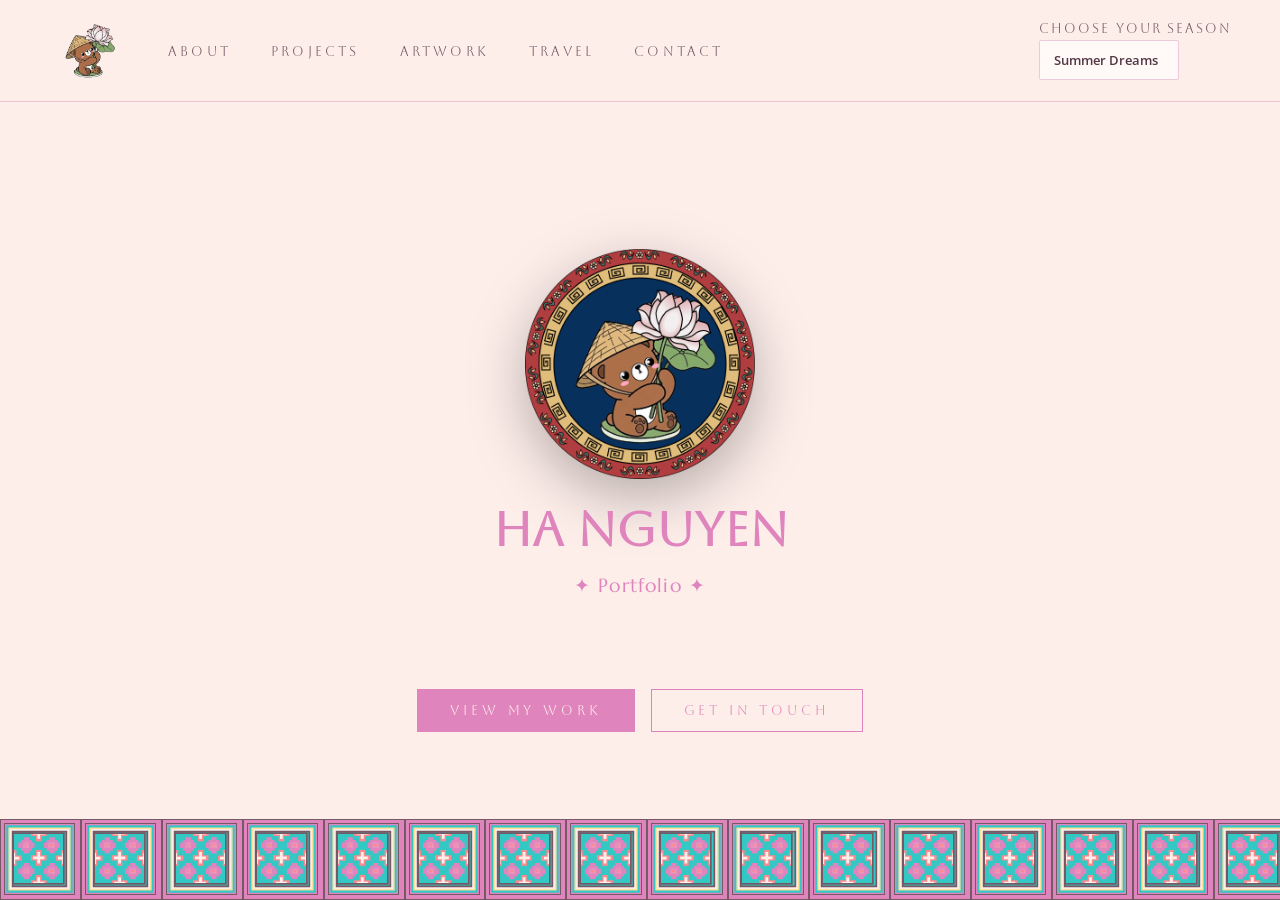
<file: index.html>
<!DOCTYPE html>
<html lang="en" data-season="summer">
<head>
<meta charset="UTF-8">
<meta name="viewport" content="width=device-width, initial-scale=1.0">
<link href="https://fonts.googleapis.com/css2?family=Aboreto&family=Marcellus&family=Open+Sans:wght@400;500;600;700&display=swap" rel="stylesheet">
<title>Home — Ha Nguyen Portfolio</title>
<link rel="icon" type="image/png" href="honeybear.png">
<link rel="stylesheet" href="style.css">
</head>
<body data-page="home">
<nav>
  <div class="nav-left">
    <a class="nav-logo" href="index.html" aria-label="Go to home">
      <img src="honeybear-logo.png" alt="logo">
    </a>
    <ul class="nav-links">
      <li><a href="about.html" id="nav-about">About</a></li>
      <li><a href="projects.html" id="nav-projects">Projects</a></li>
      <li><a href="artwork.html" id="nav-artwork">Artwork</a></li>
      <li><a href="travel.html" id="nav-travel">Travel</a></li>
      <li><a href="contact.html" id="nav-contact">Contact</a></li>
    </ul>
  </div>
  <div class="season-picker">
    <span>choose your season</span>
    <button id="season-cycle" type="button" aria-label="Choose your season. Current season: Summer Dreams. Click to change season.">
      <span id="season-name">Summer Dreams</span>
    </button>
  </div>
</nav>
<section id="home" class="page active">
  <img class="home-logo fade-in" src="honeybear.png" alt="Honeybear logo">
  <h1 class="home-name fade-in fade-in-d2"> <span>Ha Nguyen</span></h1>
  <p class="home-eyebrow fade-in fade-in-d1">✦ Portfolio ✦</p>
  <div class="home-ornament fade-in fade-in-d3">
  </div>
  <div class="nav-btn-group fade-in fade-in-d4">
    <button class="nav-btn nav-btn-primary" onclick="showPage('projects')">View My Work</button>
    <button class="nav-btn nav-btn-secondary" onclick="showPage('contact')">Get in Touch</button>
  </div>
  <div class="viet-strip home-viet-strip"aria-hidden="false"></div>
</section>
<script src="site.js" defer></script>
</body>
</html>
</file>
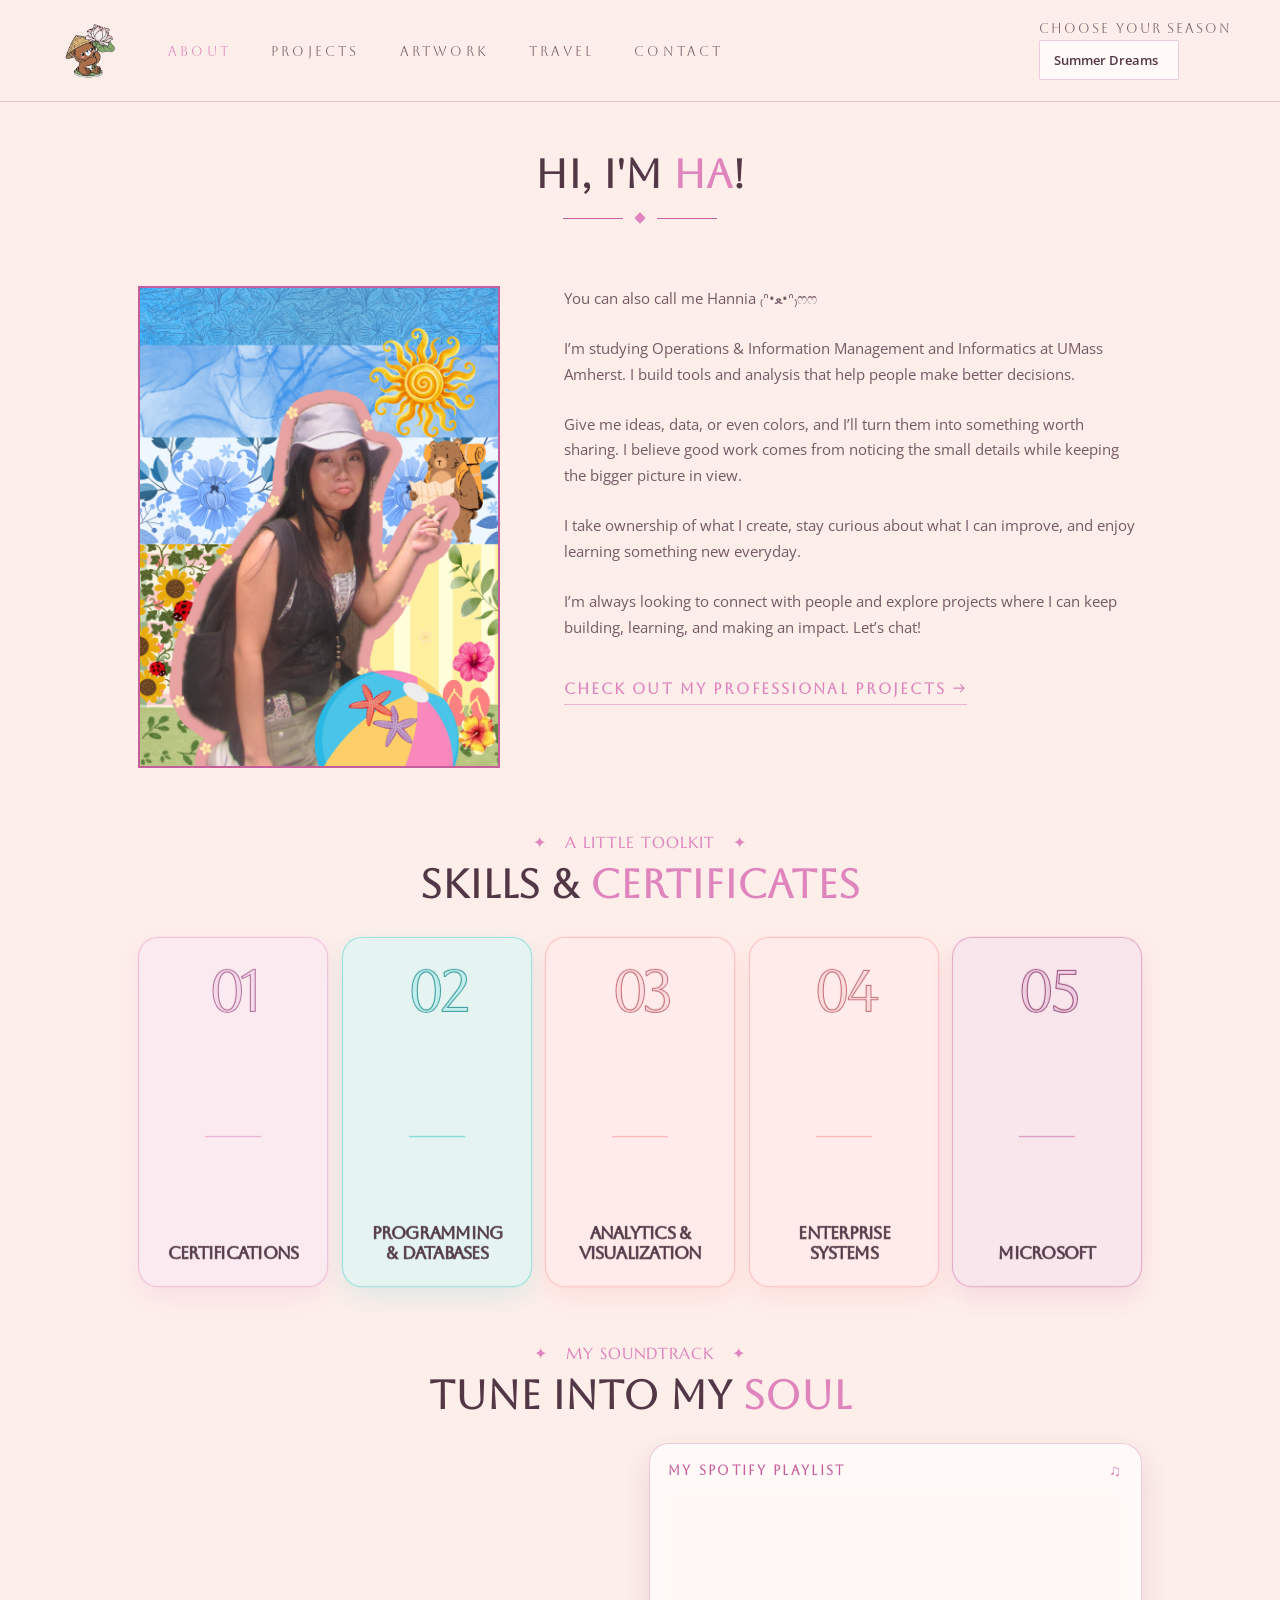
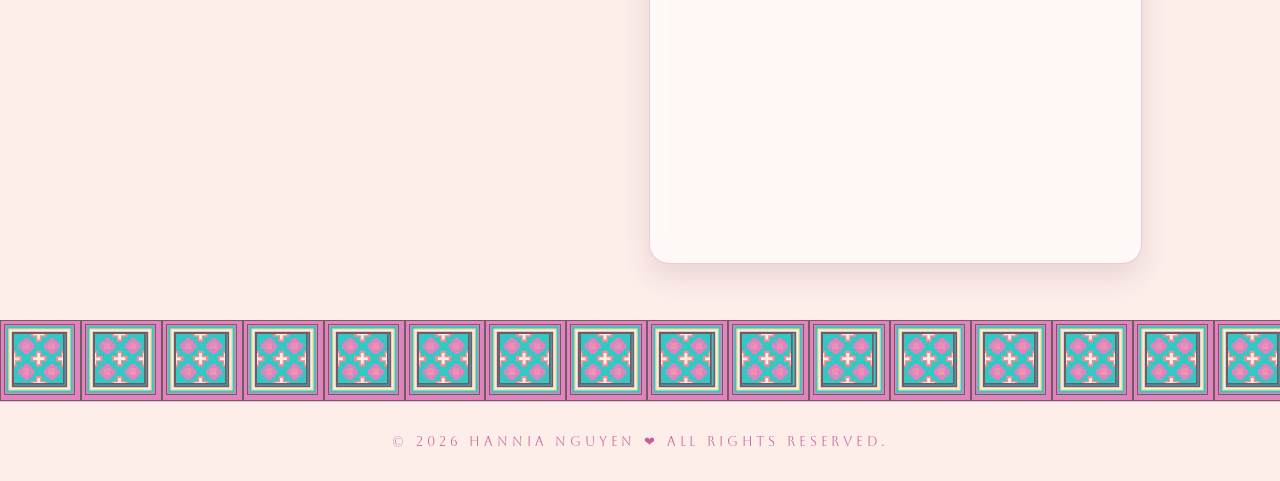
<file: about.html>
<!DOCTYPE html>
<html lang="en" data-season="summer">
<head>
<meta charset="UTF-8">
<meta name="viewport" content="width=device-width, initial-scale=1.0">
<link href="https://fonts.googleapis.com/css2?family=Aboreto&family=Marcellus&family=Open+Sans:wght@400;500;600;700&display=swap" rel="stylesheet">
<title>About — Ha Nguyen Portfolio</title>
<link rel="icon" type="image/png" href="honeybear.png">
<link rel="stylesheet" href="style.css">
</head>
<body data-page="about">
<nav>
  <div class="nav-left">
    <a class="nav-logo" href="index.html" aria-label="Go to home">
      <img src="honeybear-logo.png" alt="logo">
    </a>
    <ul class="nav-links">
      <li><a href="about.html" id="nav-about" class="active">About</a></li>
      <li><a href="projects.html" id="nav-projects">Projects</a></li>
      <li><a href="artwork.html" id="nav-artwork">Artwork</a></li>
      <li><a href="travel.html" id="nav-travel">Travel</a></li>
      <li><a href="contact.html" id="nav-contact">Contact</a></li>
    </ul>
  </div>
  <div class="season-picker">
    <span>choose your season</span>
    <button id="season-cycle" type="button" aria-label="Choose your season. Current season: Summer Dreams. Click to change season.">
      <span id="season-name">Summer Dreams</span>
    </button>
  </div>
</nav>
<section id="about" class="page active">
  <div class="page-wrapper">
    <div class="page-header fade-in">
      <h1 class="page-title">Hi, I'm <span>Ha</span>!</h1>
      <div class="title-underline"><div class="bar"></div><div class="diamond"></div><div class="bar"></div></div>
    </div>
    <div class="about-grid">
      <div class="about-portrait-wrap fade-in fade-in-d1">
        <div class="about-portrait-inner">
          <img class="profile-photo" src="about%20me/summer%20profile.png" alt="Ha Nguyen portrait">
        </div>
        <div class="portrait-side-deco">
        </div>
      </div>
      <div class="about-text fade-in fade-in-d2">
        <p>You can also call me Hannia ₍ᐢ•ﻌ•ᐢ₎ෆෆ </p>
        <p>I’m studying Operations &amp; Information Management and Informatics at UMass Amherst. I build tools and analysis that help people make better decisions.</p>
        <p>Give me ideas, data, or even colors, and I’ll turn them into something worth sharing. I believe good work comes from noticing the small details while keeping the bigger picture in view.</p>
        <p>I take ownership of what I create, stay curious about what I can improve, and enjoy learning something new everyday.</p>
        <p>I’m always looking to connect with people and explore projects where I can keep building, learning, and making an impact. Let’s chat!</p>
        <p class="project-link"><a href="projects.html">Check out my professional projects →</a></p>
      </div>
    </div>
    <section class="about-skills-section" aria-labelledby="about-skills-heading">
      <div class="skills-section-heading">
        <span class="page-header-label">✦ &nbsp; A LITTLE TOOLKIT &nbsp; ✦</span>
        <h2 id="about-skills-heading" class="page-title">Skills &amp; <span>Certificates</span></h2>
      </div>
      <div class="skills-card-grid">
        <button class="skill-flip-card skill-card-certifications" type="button" aria-pressed="false" aria-label="Certifications card. Click to flip." onclick="flipSkillCard(this)">
          <span class="skill-flip-inner">
            <span class="skill-card-face skill-card-front">
              <span class="skill-card-number">01</span>
              <strong>Certifications</strong>
            </span>
            <span class="skill-card-face skill-card-back" aria-hidden="true">
              <strong>Certifications</strong>
              <span class="skill-card-items">
                <span>Isenberg’s Excel Advanced User Badge</span>
                <span>DataCamp: Analyzing Business Data in SQL</span>
                <span>Forage: Markets Quantitative Analysis (MQA) Job Simulation</span>
                <span>Forage: GenAI Powered Data Analytics Job Simulation</span>
                <span>Alteryx Essential Certificate</span>
              </span>
              <span class="skill-flip-hint"><span aria-hidden="true">↻</span></span>
            </span>
          </span>
        </button>
        <button class="skill-flip-card skill-card-programming" type="button" aria-pressed="false" aria-label="Programming and Databases card. Click to flip." onclick="flipSkillCard(this)">
          <span class="skill-flip-inner">
            <span class="skill-card-face skill-card-front">
              <span class="skill-card-number">02</span>
              <strong>Programming &amp; Databases</strong>
            </span>
            <span class="skill-card-face skill-card-back" aria-hidden="true">
              <strong>Programming &amp; Databases</strong>
              <span class="skill-card-items">
                <span>Python</span><span>R</span><span>JavaScript</span><span>HTML/CSS</span><span>SQL</span><span>Oracle</span>
              </span>
              <span class="skill-flip-hint"><span aria-hidden="true">↻</span></span>
            </span>
          </span>
        </button>
        <button class="skill-flip-card skill-card-analytics" type="button" aria-pressed="false" aria-label="Analytics and Visualization card. Click to flip." onclick="flipSkillCard(this)">
          <span class="skill-flip-inner">
            <span class="skill-card-face skill-card-front">
              <span class="skill-card-number">03</span>
              <strong>Analytics &amp; Visualization</strong>
            </span>
            <span class="skill-card-face skill-card-back" aria-hidden="true">
              <strong>Analytics &amp; Visualization</strong>
              <span class="skill-card-items">
                <span>Tableau</span><span>Alteryx</span><span>XLMiner</span><span>Google Colab</span><span>Figma</span>
              </span>
              <span class="skill-flip-hint"><span aria-hidden="true">↻</span></span>
            </span>
          </span>
        </button>
        <button class="skill-flip-card skill-card-enterprise" type="button" aria-pressed="false" aria-label="Enterprise Systems card. Click to flip." onclick="flipSkillCard(this)">
          <span class="skill-flip-inner">
            <span class="skill-card-face skill-card-front">
              <span class="skill-card-number">04</span>
              <strong>Enterprise Systems</strong>
            </span>
            <span class="skill-card-face skill-card-back" aria-hidden="true">
              <strong>Enterprise Systems</strong>
              <span class="skill-card-items">
                <span>SAP S/4HANA</span><span>SAP ERP</span><span>Salesforce</span>
              </span>
              <span class="skill-flip-hint"><span aria-hidden="true">↻</span></span>
            </span>
          </span>
        </button>
        <button class="skill-flip-card skill-card-microsoft" type="button" aria-pressed="false" aria-label="Microsoft card. Click to flip." onclick="flipSkillCard(this)">
          <span class="skill-flip-inner">
            <span class="skill-card-face skill-card-front">
              <span class="skill-card-number">05</span>
              <strong>Microsoft</strong>
            </span>
            <span class="skill-card-face skill-card-back" aria-hidden="true">
              <strong>Microsoft</strong>
              <span class="skill-card-items">
                <span>Excel</span><span>PowerPoint</span><span>Power Automate</span><span>Power BI</span><span>Project</span>
              </span>
              <span class="skill-flip-hint"><span aria-hidden="true">↻</span></span>
            </span>
          </span>
        </button>
      </div>
    </section>
    <section class="soul-tune-section" aria-labelledby="soul-tune-heading">
      <div class="skills-section-heading">
        <span class="page-header-label">✦ &nbsp; MY SOUNDTRACK &nbsp; ✦</span>
        <h2 id="soul-tune-heading" class="page-title">Tune into my <span>soul</span></h2>
      </div>
      <div class="soul-tune-grid">
        <article class="soul-tune-card soul-video-card">
          <video autoplay loop muted playsinline preload="auto" aria-label="My current favorites video">
            <source src="about%20me/my%20current%20favs.mp4" type="video/mp4">
            Your browser does not support MP4 video.
          </video>
        </article>
        <article class="soul-tune-card soul-playlist-card">
          <div class="soul-tune-card-heading"><span>MY SPOTIFY PLAYLIST</span><span aria-hidden="true">♫</span></div>
          <iframe class="soul-playlist-embed"
            title="Spotify playlist"
            src="https://open.spotify.com/embed/playlist/30vWlh5kNr3p34KUDJkauX?utm_source=generator&theme=0"
            width="100%" height="352" frameborder="0" allowfullscreen=""
            allow="autoplay; clipboard-write; encrypted-media; fullscreen; picture-in-picture"
            loading="lazy" referrerpolicy="strict-origin-when-cross-origin"></iframe>
        </article>
      </div>
    </section>
    <div class="viet-strip" aria-hidden="false"></div>
  </div>
  <footer>© 2026 Hannia Nguyen ❤︎⁠ All rights reserved.</footer>
</section>
<script src="site.js" defer></script>
</body>
</html>
</file>
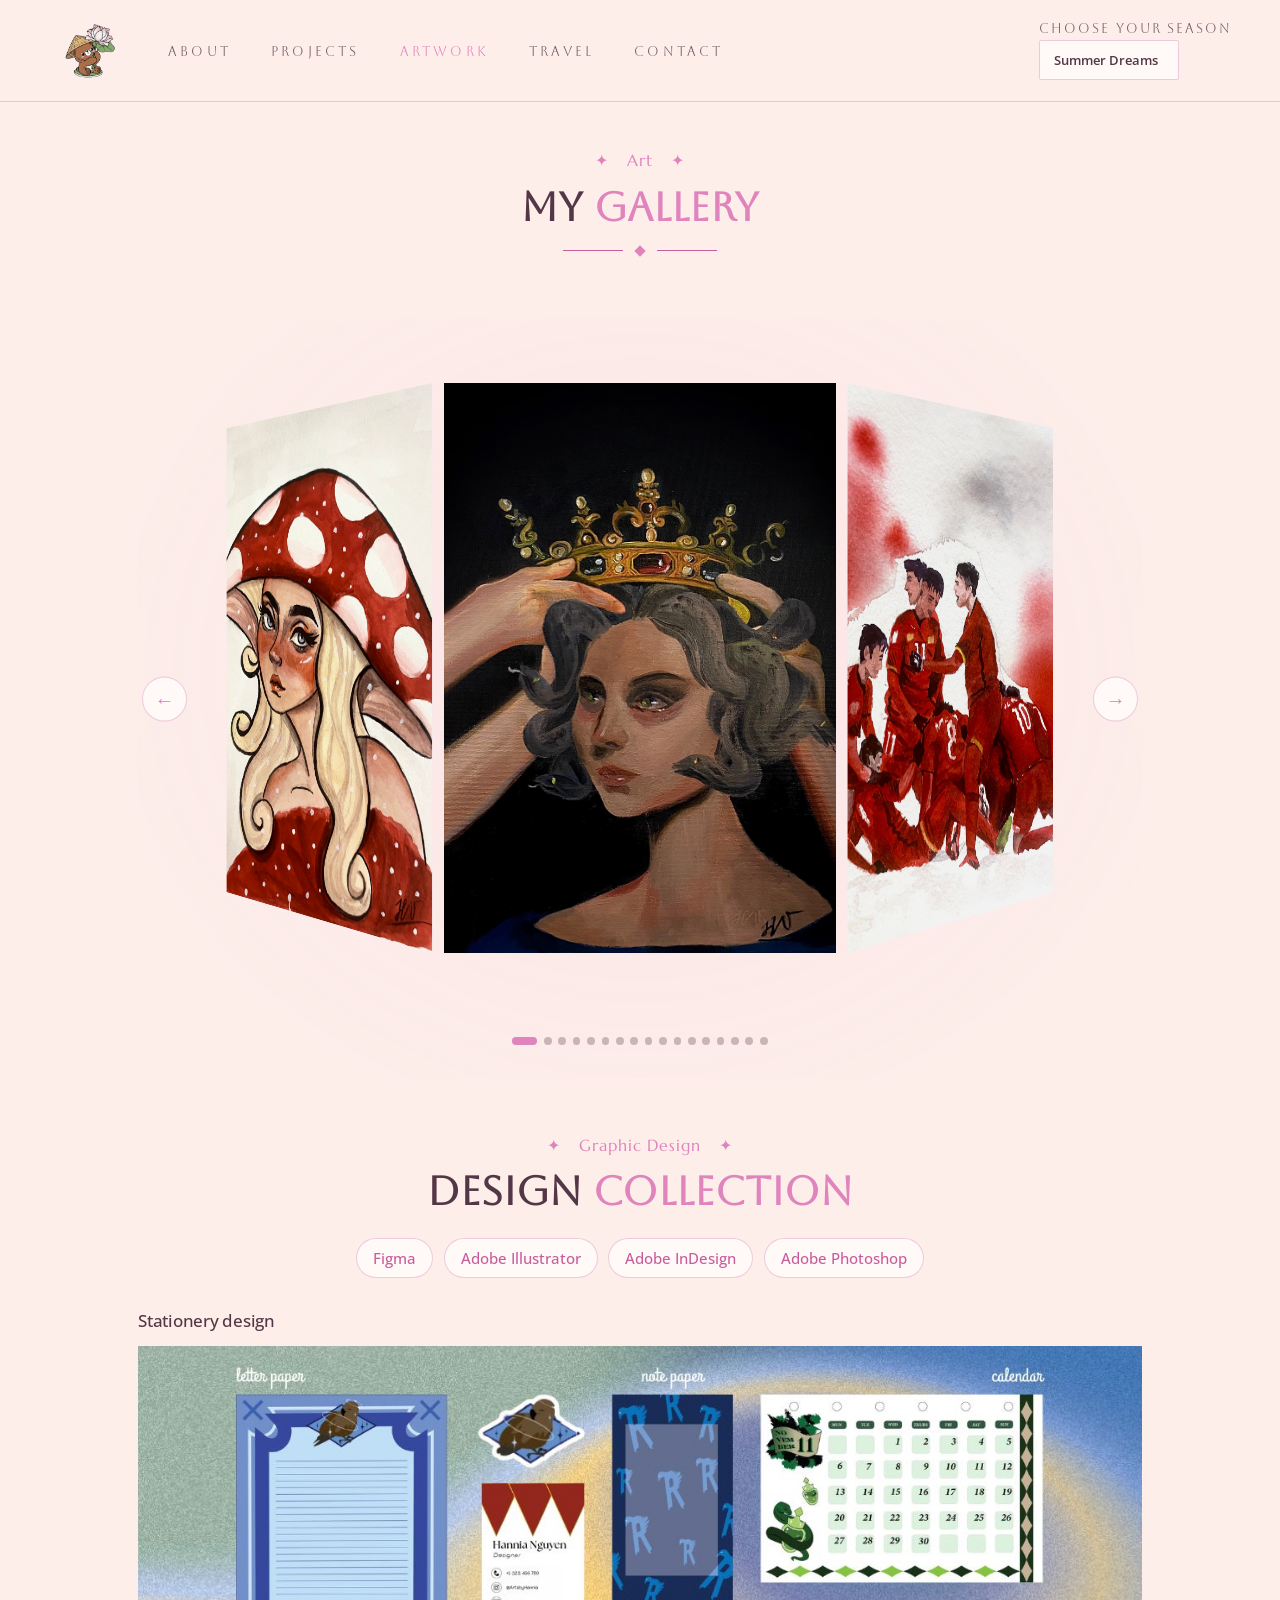
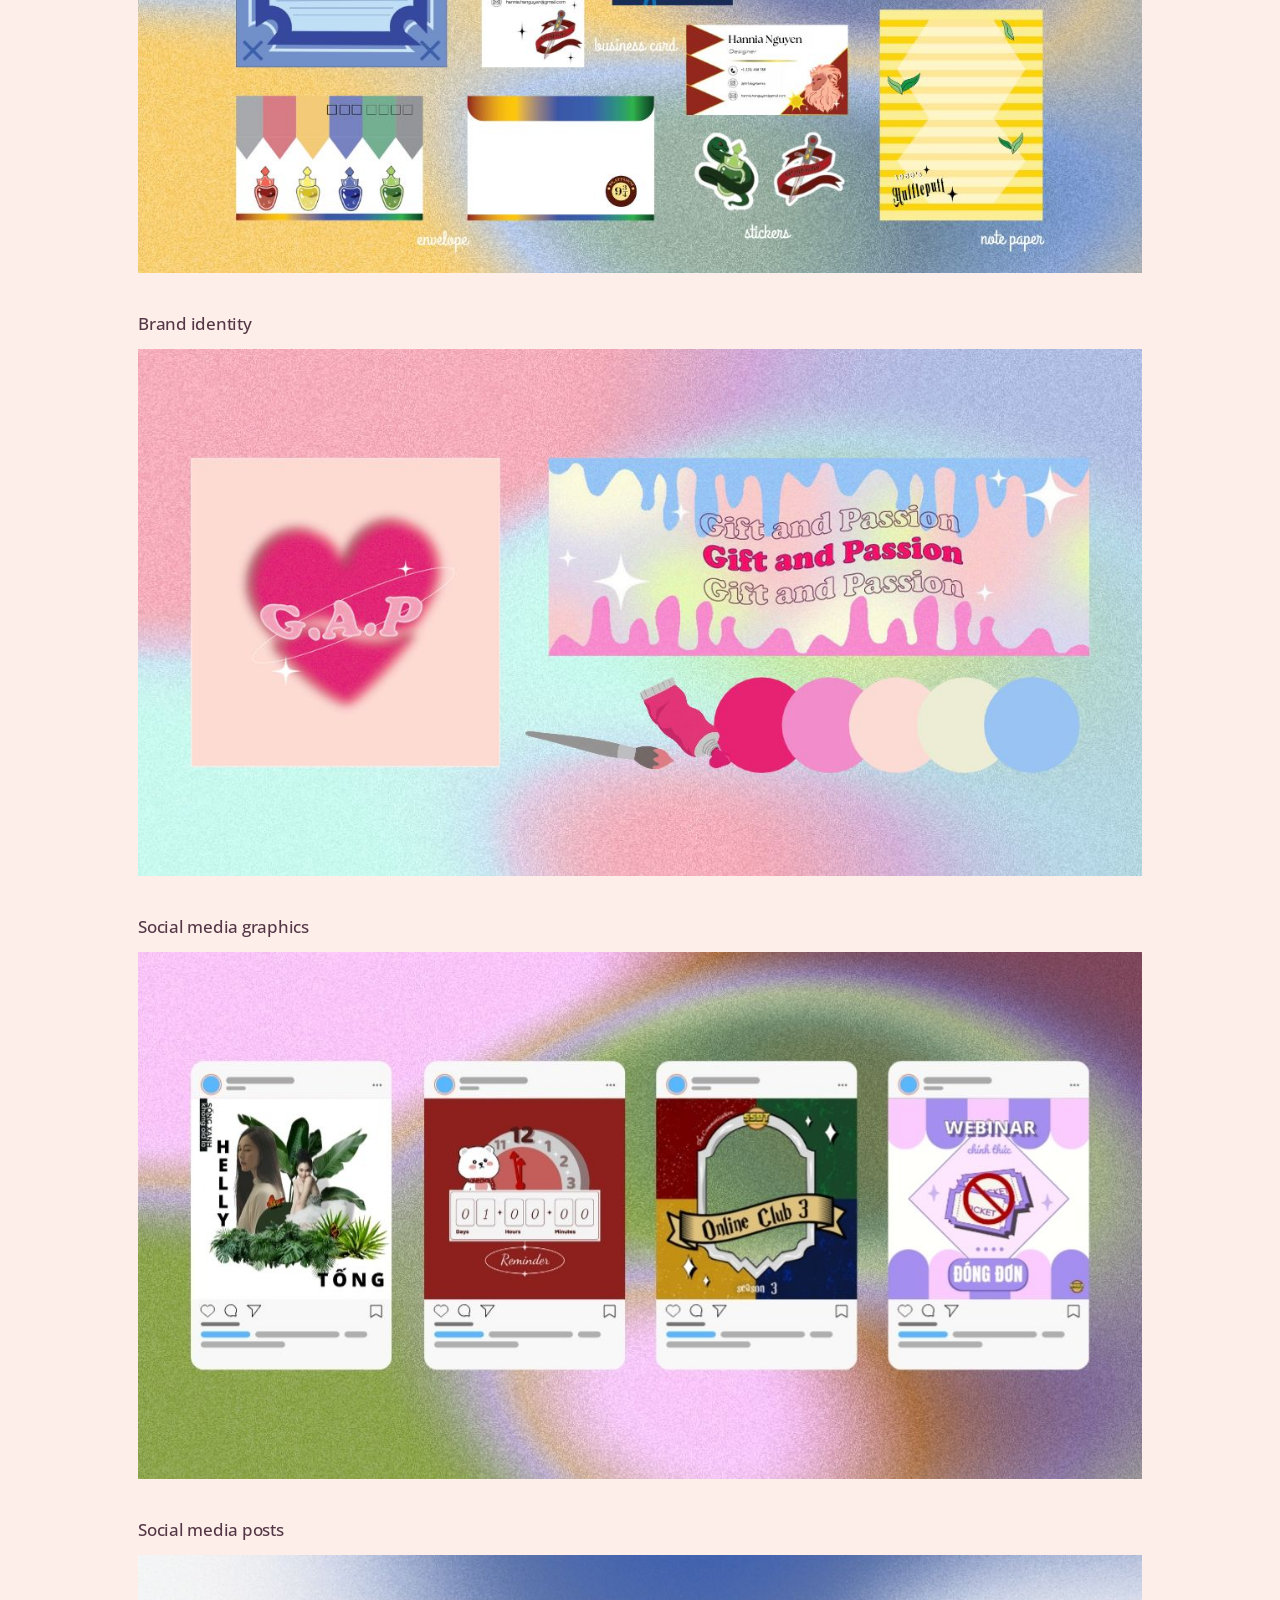
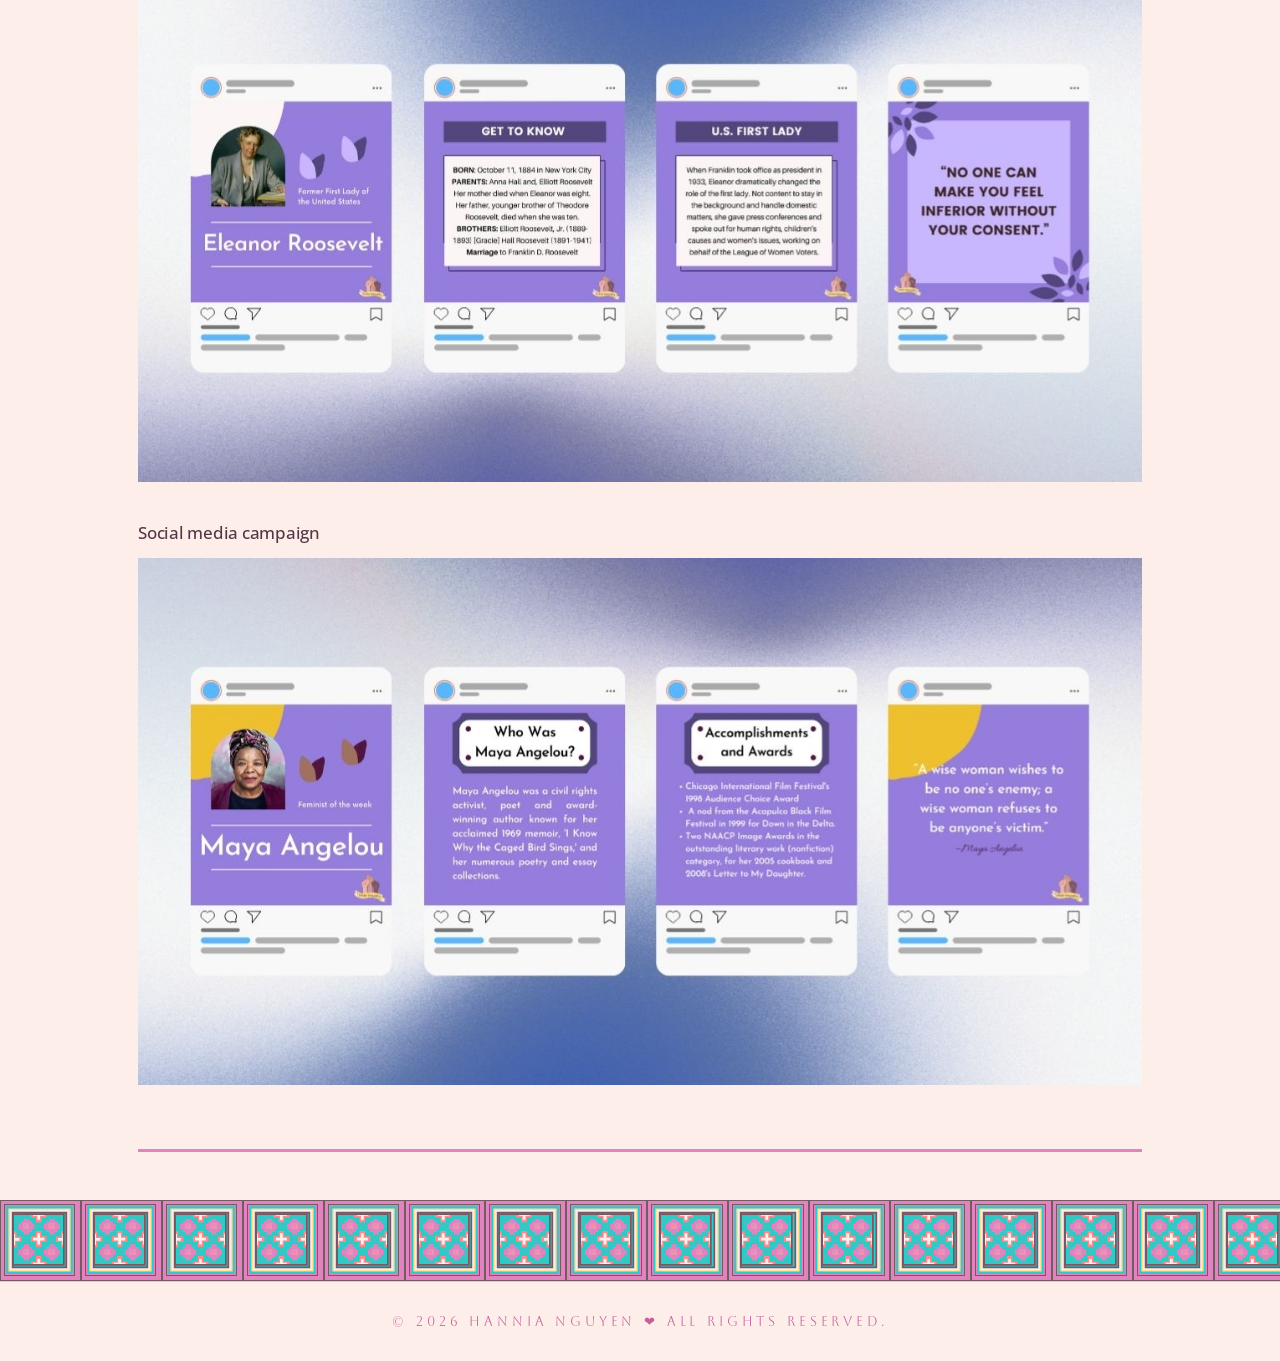
<file: artwork.html>
<!DOCTYPE html>
<html lang="en" data-season="summer">
<head>
<meta charset="UTF-8">
<meta name="viewport" content="width=device-width, initial-scale=1.0">
<link href="https://fonts.googleapis.com/css2?family=Aboreto&family=Marcellus&family=Open+Sans:wght@400;500;600;700&display=swap" rel="stylesheet">
<title>Artwork — Ha Nguyen Portfolio</title>
<link rel="icon" type="image/png" href="honeybear.png">
<link rel="stylesheet" href="style.css">
</head>
<body data-page="artwork">
<nav>
  <div class="nav-left">
    <a class="nav-logo" href="index.html" aria-label="Go to home">
      <img src="honeybear-logo.png" alt="logo">
    </a>
    <ul class="nav-links">
      <li><a href="about.html" id="nav-about">About</a></li>
      <li><a href="projects.html" id="nav-projects">Projects</a></li>
      <li><a href="artwork.html" id="nav-artwork" class="active">Artwork</a></li>
      <li><a href="travel.html" id="nav-travel">Travel</a></li>
      <li><a href="contact.html" id="nav-contact">Contact</a></li>
    </ul>
  </div>
  <div class="season-picker">
    <span>choose your season</span>
    <button id="season-cycle" type="button" aria-label="Choose your season. Current season: Summer Dreams. Click to change season.">
      <span id="season-name">Summer Dreams</span>
    </button>
  </div>
</nav>
<section id="artwork" class="page active">
  <div class="page-wrapper">
    <div class="page-header fade-in">
      <span class="page-header-label">✦ &nbsp; Art &nbsp; ✦</span>
      <h1 class="page-title">My <span>Gallery</span></h1>
      <div class="title-underline"><div class="bar"></div><div class="diamond"></div><div class="bar"></div></div>
    </div>
    <div class="artwork-carousel-stage fade-in fade-in-d2">
      <div class="artwork-carousel-perspective" id="artwork-carousel" role="region" aria-label="Interactive 3D artwork carousel" tabindex="0">
        <div class="artwork-gallery" id="artwork-ring">
      <div class="artwork-item tall">
        <div class="artwork-placeholder p1 artwork-placeholder-tall">
          <img class="artwork-photo" src="arts/1.JPEG" alt="Artwork">
        </div>
      </div>
      <div class="artwork-item">
        <div class="artwork-placeholder p2">
          <img class="artwork-photo" src="arts/2.JPG" alt="Artwork">
        </div>
      </div>
      <div class="artwork-item">
        <div class="artwork-placeholder p2">
          <img class="artwork-photo" src="arts/16.JPG" alt="Artwork">
        </div>
      </div>
      <div class="artwork-item">
        <div class="artwork-placeholder p2">
          <img class="artwork-photo" src="arts/6.JPG" alt="Artwork">
        </div>
      </div>
      <div class="artwork-item">
        <div class="artwork-placeholder p2">
          <img class="artwork-photo" src="arts/9.JPG" alt="Artwork">
        </div>
      </div>
      <div class="artwork-item">
        <div class="artwork-placeholder p2">
          <img class="artwork-photo" src="arts/10.JPG" alt="Artwork">
        </div>
      </div>
      <div class="artwork-item">
        <div class="artwork-placeholder p2">
          <img class="artwork-photo" src="arts/11.JPG" alt="Artwork">
        </div>
      </div>
      <div class="artwork-item">
        <div class="artwork-placeholder p2">
          <img class="artwork-photo" src="arts/12.JPG" alt="Artwork">
        </div>
      </div>
      <div class="artwork-item">
        <div class="artwork-placeholder p2">
          <img class="artwork-photo" src="arts/15.PNG" alt="Artwork">
        </div>
      </div>
      <div class="artwork-item">
        <div class="artwork-placeholder p2">
          <img class="artwork-photo" src="arts/18.PNG" alt="Artwork">
        </div>
      </div>
      <div class="artwork-item">
        <div class="artwork-placeholder p2">
          <img class="artwork-photo" src="arts/20.JPG" alt="Artwork">
        </div>
      </div>
      <div class="artwork-item">
        <div class="artwork-placeholder p2">
          <img class="artwork-photo" src="arts/4.JPG" alt="Artwork">
        </div>
      </div>
      <div class="artwork-item">
        <div class="artwork-placeholder p2">
          <img class="artwork-photo" src="arts/5.JPG" alt="Artwork">
        </div>
      </div>
      <div class="artwork-item">
        <div class="artwork-placeholder p2">
          <img class="artwork-photo" src="arts/7.JPG" alt="Artwork">
        </div>
      </div>
      <div class="artwork-item">
        <div class="artwork-placeholder p2">
          <img class="artwork-photo" src="arts/8.JPG" alt="Artwork">
        </div>
      </div>
      <div class="artwork-item">
        <div class="artwork-placeholder p2">
          <img class="artwork-photo" src="arts/19.JPG" alt="Artwork">
        </div>
      </div>
      <div class="artwork-item">
        <div class="artwork-placeholder p2">
          <img class="artwork-photo" src="arts/17.PNG" alt="Artwork">
        </div>
      </div>
        </div>
      </div>
      <div class="artwork-carousel-arrows">
        <button type="button" aria-label="Previous artwork" onclick="rotateArtworkGallery(-1)">←</button>
        <button type="button" aria-label="Next artwork" onclick="rotateArtworkGallery(1)">→</button>
      </div>
      <div class="artwork-carousel-dots" id="artwork-dots" role="group" aria-label="Choose an artwork"></div>
    </div>
    <section class="graphic-design-section fade-in" aria-labelledby="graphic-design-title">
      <div class="graphic-design-heading">
        <span class="page-header-label">✦ &nbsp; Graphic Design &nbsp; ✦</span>
        <h2 id="graphic-design-title">Design <span>Collection</span></h2>
      </div>
      <ul class="design-tool-bubbles" aria-label="Design tools">
        <li>Figma</li>
        <li>Adobe Illustrator</li>
        <li>Adobe InDesign</li>
        <li>Adobe Photoshop</li>
      </ul>
      <div class="graphic-design-grid">
        <figure class="graphic-design-card">
          <figcaption>Stationery design</figcaption>
          <button class="graphic-design-image-button" type="button" aria-label="View full-size stationery design">
            <img src="Graphic%20Designs/Stationary%20Designs.jpg" alt="Stationery design collection">
          </button>
        </figure>
        <figure class="graphic-design-card">
          <figcaption>Brand identity</figcaption>
          <button class="graphic-design-image-button" type="button" aria-label="View full-size brand identity design">
            <img src="Graphic%20Designs/Branding.jpg" alt="Brand identity design">
          </button>
        </figure>
        <figure class="graphic-design-card">
          <figcaption>Social media graphics</figcaption>
          <button class="graphic-design-image-button" type="button" aria-label="View full-size social media graphics">
            <img src="Graphic%20Designs/Others%20-%20Social%20Media%20Posts.jpg" alt="Additional social media post design">
          </button>
        </figure>
        <figure class="graphic-design-card">
          <figcaption>Social media posts</figcaption>
          <button class="graphic-design-image-button" type="button" aria-label="View full-size social media post design">
            <img src="Graphic%20Designs/Social%20Media%20Posts.jpg" alt="Social media post design">
          </button>
        </figure>
        <figure class="graphic-design-card">
          <figcaption>Social media campaign</figcaption>
          <button class="graphic-design-image-button" type="button" aria-label="View full-size social media campaign design">
            <img src="Graphic%20Designs/Social%20Media%20Posts%20(2).jpg" alt="Social media post design variation">
          </button>
        </figure>
      </div>
    </section>
    <div class="artwork-lightbox" id="artwork-lightbox" role="dialog" aria-modal="true" aria-label="Full size artwork" aria-hidden="true">
      <button type="button" class="artwork-lightbox-close" aria-label="Close full size artwork" onclick="closeArtworkLightbox()">×</button>
      <img class="artwork-lightbox-image" id="artwork-lightbox-image" alt="">
    </div>
    <div class="section-divider section-divider-spaced"></div>
    <div class="viet-strip" aria-hidden="true"></div>
  </div>
  <footer>© 2026 Hannia Nguyen ❤︎⁠ All rights reserved.</footer>
</section>
<script src="site.js" defer></script>
</body>
</html>
</file>
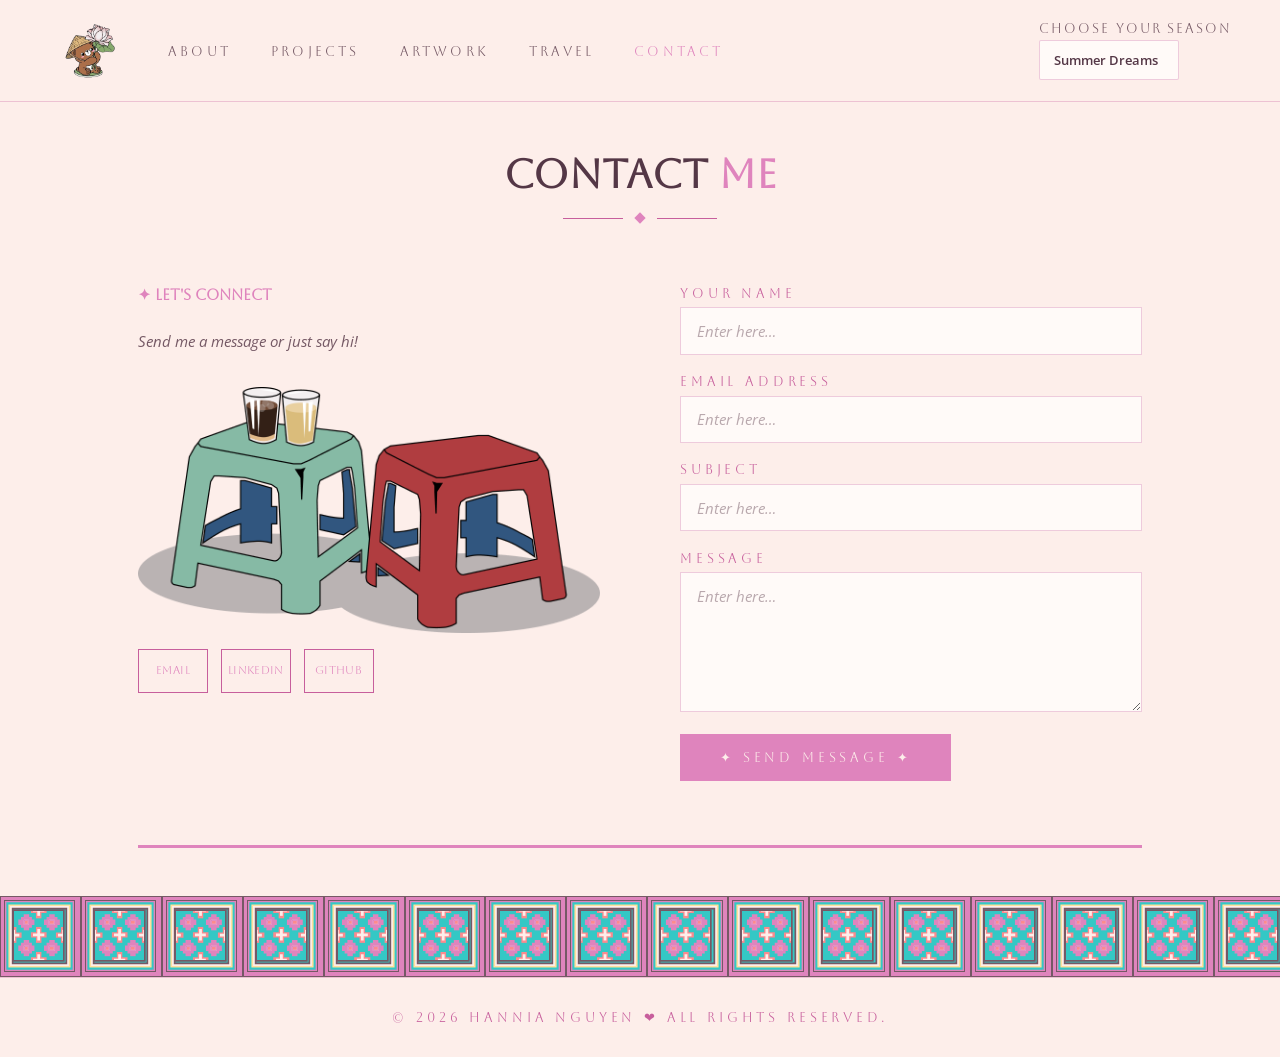
<file: contact.html>
<!DOCTYPE html>
<html lang="en" data-season="summer">
<head>
<meta charset="UTF-8">
<meta name="viewport" content="width=device-width, initial-scale=1.0">
<link href="https://fonts.googleapis.com/css2?family=Aboreto&family=Marcellus&family=Open+Sans:wght@400;500;600;700&display=swap" rel="stylesheet">
<title>Contact — Ha Nguyen Portfolio</title>
<link rel="icon" type="image/png" href="honeybear.png">
<link rel="stylesheet" href="style.css">
</head>
<body data-page="contact">
<nav>
  <div class="nav-left">
    <a class="nav-logo" href="index.html" aria-label="Go to home">
      <img src="honeybear-logo.png" alt="logo">
    </a>
    <ul class="nav-links">
      <li><a href="about.html" id="nav-about">About</a></li>
      <li><a href="projects.html" id="nav-projects">Projects</a></li>
      <li><a href="artwork.html" id="nav-artwork">Artwork</a></li>
      <li><a href="travel.html" id="nav-travel">Travel</a></li>
      <li><a href="contact.html" id="nav-contact" class="active">Contact</a></li>
    </ul>
  </div>
  <div class="season-picker">
    <span>choose your season</span>
    <button id="season-cycle" type="button" aria-label="Choose your season. Current season: Summer Dreams. Click to change season.">
      <span id="season-name">Summer Dreams</span>
    </button>
  </div>
</nav>
<section id="contact" class="page active">
  <div class="page-wrapper">
    <div class="page-header fade-in">
      <h1 class="page-title">Contact <span>Me</span></h1>
      <div class="title-underline"><div class="bar"></div><div class="diamond"></div><div class="bar"></div></div>
    </div>
    <div class="contact-layout">
      <div class="contact-info fade-in fade-in-d1">
        <h3>✦ Let's Connect</h3>
        <p>Send me a message or just say hi!</p>
        <div class="contact-visual">
          <img src="cafetrada.png" alt="Cafe Tra Da illustration">
        </div>
        <div class="contact-socials" aria-label="Contact links">
          <a class="contact-social" href="mailto:hannia.hanguyen@gmail.com" aria-label="Email">
            <span>Email</span>
          </a>
          <a class="contact-social" href="https://www.linkedin.com/in/hannia-nguyen/" target="_blank" rel="noopener" aria-label="LinkedIn">
            <span>LinkedIn</span>
          </a>
          <a class="contact-social" href="https://github.com/hannianguyen" target="_blank" rel="noopener" aria-label="GitHub">
            <span>GitHub</span>
          </a>
        </div>
      </div>
      <div class="fade-in fade-in-d2">
        <form class="contact-form" action="https://formsubmit.co/ajax/hannia.hanguyen@gmail.com" method="POST">
          <input type="hidden" name="_subject" value="New message from your portfolio contact form">
          <div><label class="form-label" for="name">Your Name</label><input type="text" id="name" name="name" class="form-input" placeholder="Enter here…" autocomplete="name" required></div>
          <div><label class="form-label" for="cemail">Email Address</label><input type="email" id="cemail" name="email" class="form-input" placeholder="Enter here…" autocomplete="email" required></div>
          <div><label class="form-label" for="subject">Subject</label><input type="text" id="subject" name="subject" class="form-input" placeholder="Enter here…" required></div>
          <div><label class="form-label" for="message">Message</label><textarea id="message" name="message" class="form-textarea" placeholder="Enter here…" required></textarea></div>
          <button type="submit" class="form-submit">✦ Send Message ✦</button>
          <p id="form-msg" class="form-message" role="status" aria-live="polite"></p>
        </form>
      </div>
    </div>
    <div class="section-divider section-divider-spaced"></div>
    <div class="viet-strip" aria-hidden="true"></div>
  </div>
  <footer>© 2026 Hannia Nguyen ❤︎⁠ All rights reserved.</footer>
</section>
<script src="site.js?v=20261115-contact-copy" defer></script>
</body>
</html>
</file>
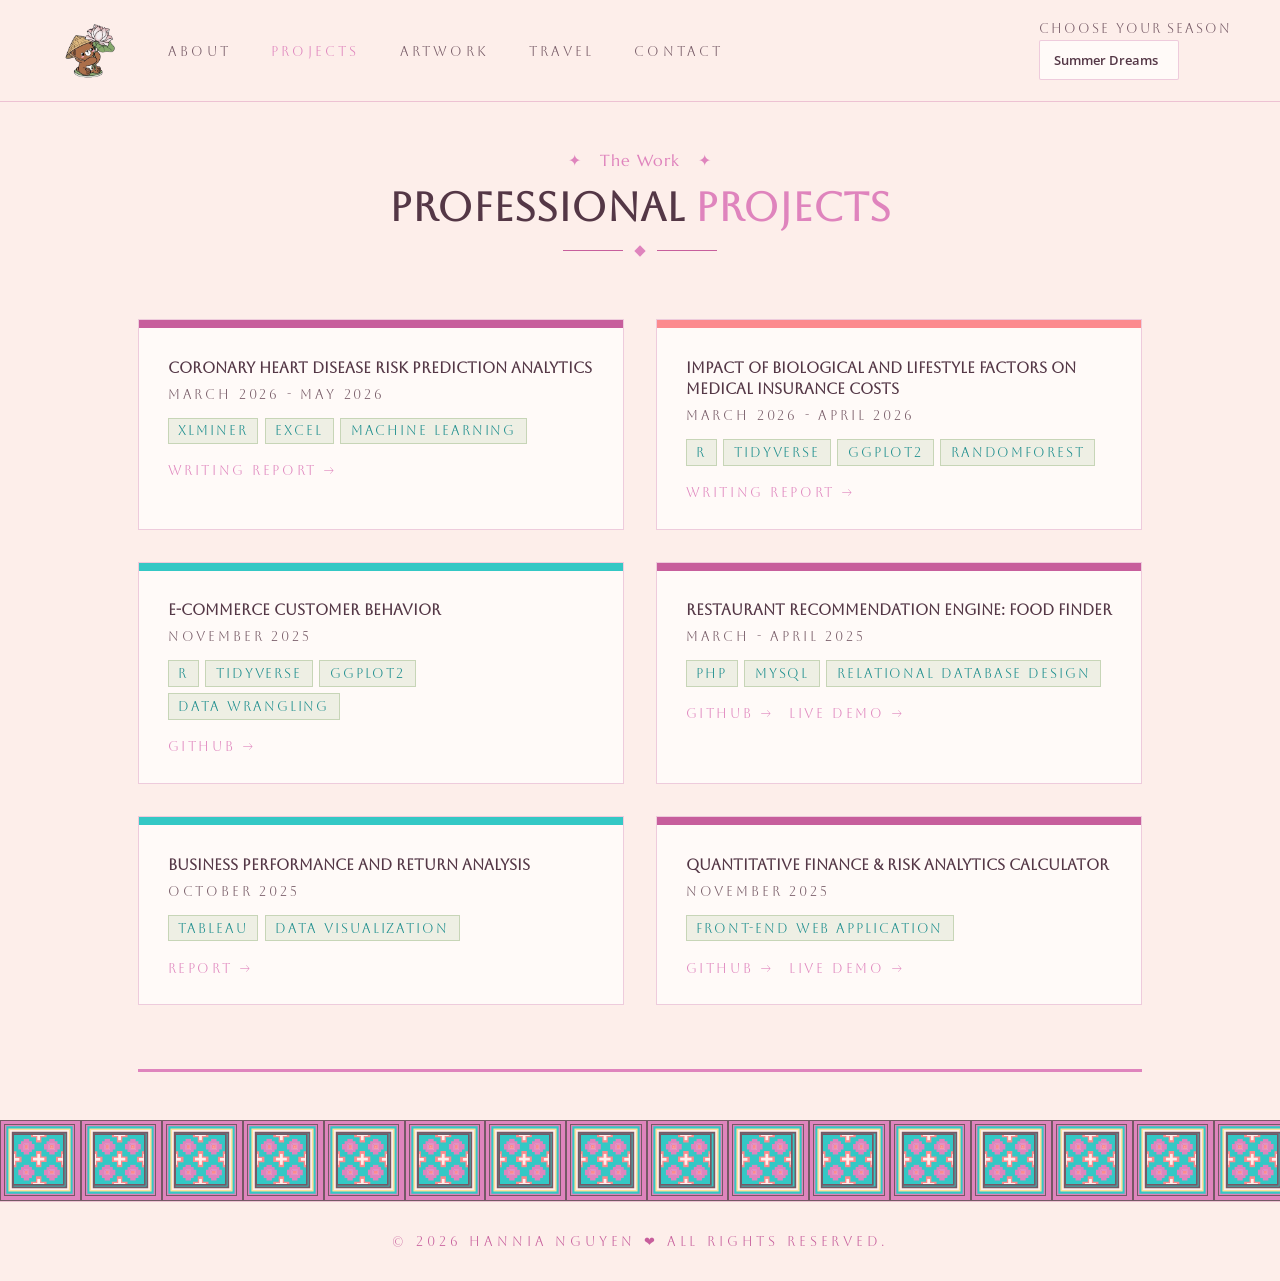
<file: projects.html>
<!DOCTYPE html>
<html lang="en" data-season="summer">
<head>
<meta charset="UTF-8">
<meta name="viewport" content="width=device-width, initial-scale=1.0">
<link href="https://fonts.googleapis.com/css2?family=Aboreto&family=Marcellus&family=Open+Sans:wght@400;500;600;700&display=swap" rel="stylesheet">
<title>Projects — Ha Nguyen Portfolio</title>
<link rel="icon" type="image/png" href="honeybear.png">
<link rel="stylesheet" href="style.css">
</head>
<body data-page="projects">
<nav>
  <div class="nav-left">
    <a class="nav-logo" href="index.html" aria-label="Go to home">
      <img src="honeybear-logo.png" alt="logo">
    </a>
    <ul class="nav-links">
      <li><a href="about.html" id="nav-about">About</a></li>
      <li><a href="projects.html" id="nav-projects" class="active">Projects</a></li>
      <li><a href="artwork.html" id="nav-artwork">Artwork</a></li>
      <li><a href="travel.html" id="nav-travel">Travel</a></li>
      <li><a href="contact.html" id="nav-contact">Contact</a></li>
    </ul>
  </div>
  <div class="season-picker">
    <span>choose your season</span>
    <button id="season-cycle" type="button" aria-label="Choose your season. Current season: Summer Dreams. Click to change season.">
      <span id="season-name">Summer Dreams</span>
    </button>
  </div>
</nav>
<section id="projects" class="page active">
  <div class="page-wrapper">
    <div class="page-header fade-in">
      <span class="page-header-label">✦ &nbsp; The Work &nbsp; ✦</span>
      <h1 class="page-title">Professional <span>Projects</span></h1>
      <div class="title-underline"><div class="bar"></div><div class="diamond"></div><div class="bar"></div></div>
    </div>
    <div class="projects-grid">
      <div class="project-card fade-in fade-in-d1">
        <div class="project-card-top c1"></div>
        <div class="project-card-body">
          <h3 class="project-title">Coronary Heart Disease Risk Prediction Analytics</h3>
          <span class="project-date">March 2026 - May 2026</span>
          <div class="project-tech"><span class="tech-pill">XLMiner</span><span class="tech-pill">Excel</span><span class="tech-pill">Machine Learning</span></div>
          <div class="project-links">
            <a class="project-link" href="https://drive.google.com/file/d/13VgHcuaglUeBXT90gcgegVeBGuffwHyN/view?usp=sharing" target="_blank" rel="noopener">Writing Report →</a>
          </div>
        </div>
      </div>
      <div class="project-card fade-in fade-in-d2">
        <div class="project-card-top c2"></div>
        <div class="project-card-body">
          <h3 class="project-title">Impact of Biological and Lifestyle Factors on Medical Insurance Costs</h3>
          <span class="project-date">March 2026 - April 2026</span>
          <div class="project-tech"><span class="tech-pill">R</span><span class="tech-pill">Tidyverse</span><span class="tech-pill">ggplot2</span><span class="tech-pill">randomForest</span></div>
          <div class="project-links">
            <a class="project-link" href="https://drive.google.com/file/d/1h2Aid13N-34FBTrZb9FdmdoqvAVecRSq/view?usp=sharing" target="_blank" rel="noopener">Writing Report →</a>
          </div>
        </div>
      </div>
      <div class="project-card fade-in fade-in-d3">
        <div class="project-card-top c3"></div>
        <div class="project-card-body">
          <h3 class="project-title">E-commerce Customer Behavior</h3>
          <span class="project-date">November 2025</span>
          <div class="project-tech"><span class="tech-pill">R</span><span class="tech-pill">Tidyverse</span><span class="tech-pill">ggplot2</span><span class="tech-pill">Data Wrangling</span></div>
          <div class="project-links">
            <a class="project-link" href="https://github.com/hannianguyen/ecommerce-customer-behavior" target="_blank" rel="noopener">Github →</a>
          </div>
        </div>
      </div>
      <div class="project-card fade-in fade-in-d1">
        <div class="project-card-top c1"></div>
        <div class="project-card-body">
          <h3 class="project-title">Restaurant Recommendation Engine: Food Finder</h3>
          <span class="project-date">March - April 2025</span>
          <div class="project-tech"><span class="tech-pill">PHP</span><span class="tech-pill">MySQL</span><span class="tech-pill">Relational Database Design</span></div>
          <div class="project-links">
            <a class="project-link" href="https://github.com/hannianguyen/food-finder" target="_blank" rel="noopener">Github →</a>
            <a class="project-link" href="https://drive.google.com/file/d/1Igc7cv0cnsDoNzxPUbue8N8-qaVBtez5/view" target="_blank" rel="noopener">Live Demo →</a>
          </div>
        </div>
      </div>
      <div class="project-card fade-in fade-in-d3">
        <div class="project-card-top c3"></div>
        <div class="project-card-body">
          <h3 class="project-title">Business Performance and Return Analysis</h3>
          <span class="project-date">October 2025</span>
          <div class="project-tech"><span class="tech-pill">Tableau</span><span class="tech-pill">Data Visualization</span></div>
          <div class="project-links">
            <a class="project-link" href="https://public.tableau.com/app/profile/hannia.nguyen/viz/BusinessPerformanceReturnAnalysis/ShippingOperationalEfficiency" target="_blank" rel="noopener">Report →</a>
          </div>
        </div>
      </div>
      <div class="project-card fade-in fade-in-d1">
        <div class="project-card-top c1"></div>
        <div class="project-card-body">
          <h3 class="project-title">Quantitative Finance &amp; Risk Analytics Calculator</h3>
          <span class="project-date">November 2025</span>
          <div class="project-tech"><span class="tech-pill">Front-end Web Application</span></div>
          <div class="project-links">
            <a class="project-link" href="https://github.com/hannianguyen/calculator-suite" target="_blank" rel="noopener">Github →</a>
            <a class="project-link" href="https://hannianguyen.github.io/calculator-suite/" target="_blank" rel="noopener">Live Demo →</a>
          </div>
        </div>
      </div>
    </div>
    <div class="section-divider section-divider-spaced"></div>
    <div class="viet-strip" aria-hidden="true"></div>
  </div>
  <footer>© 2026 Hannia Nguyen ❤︎⁠ All rights reserved.</footer>
</section>
<script src="site.js" defer></script>
</body>
</html>
</file>
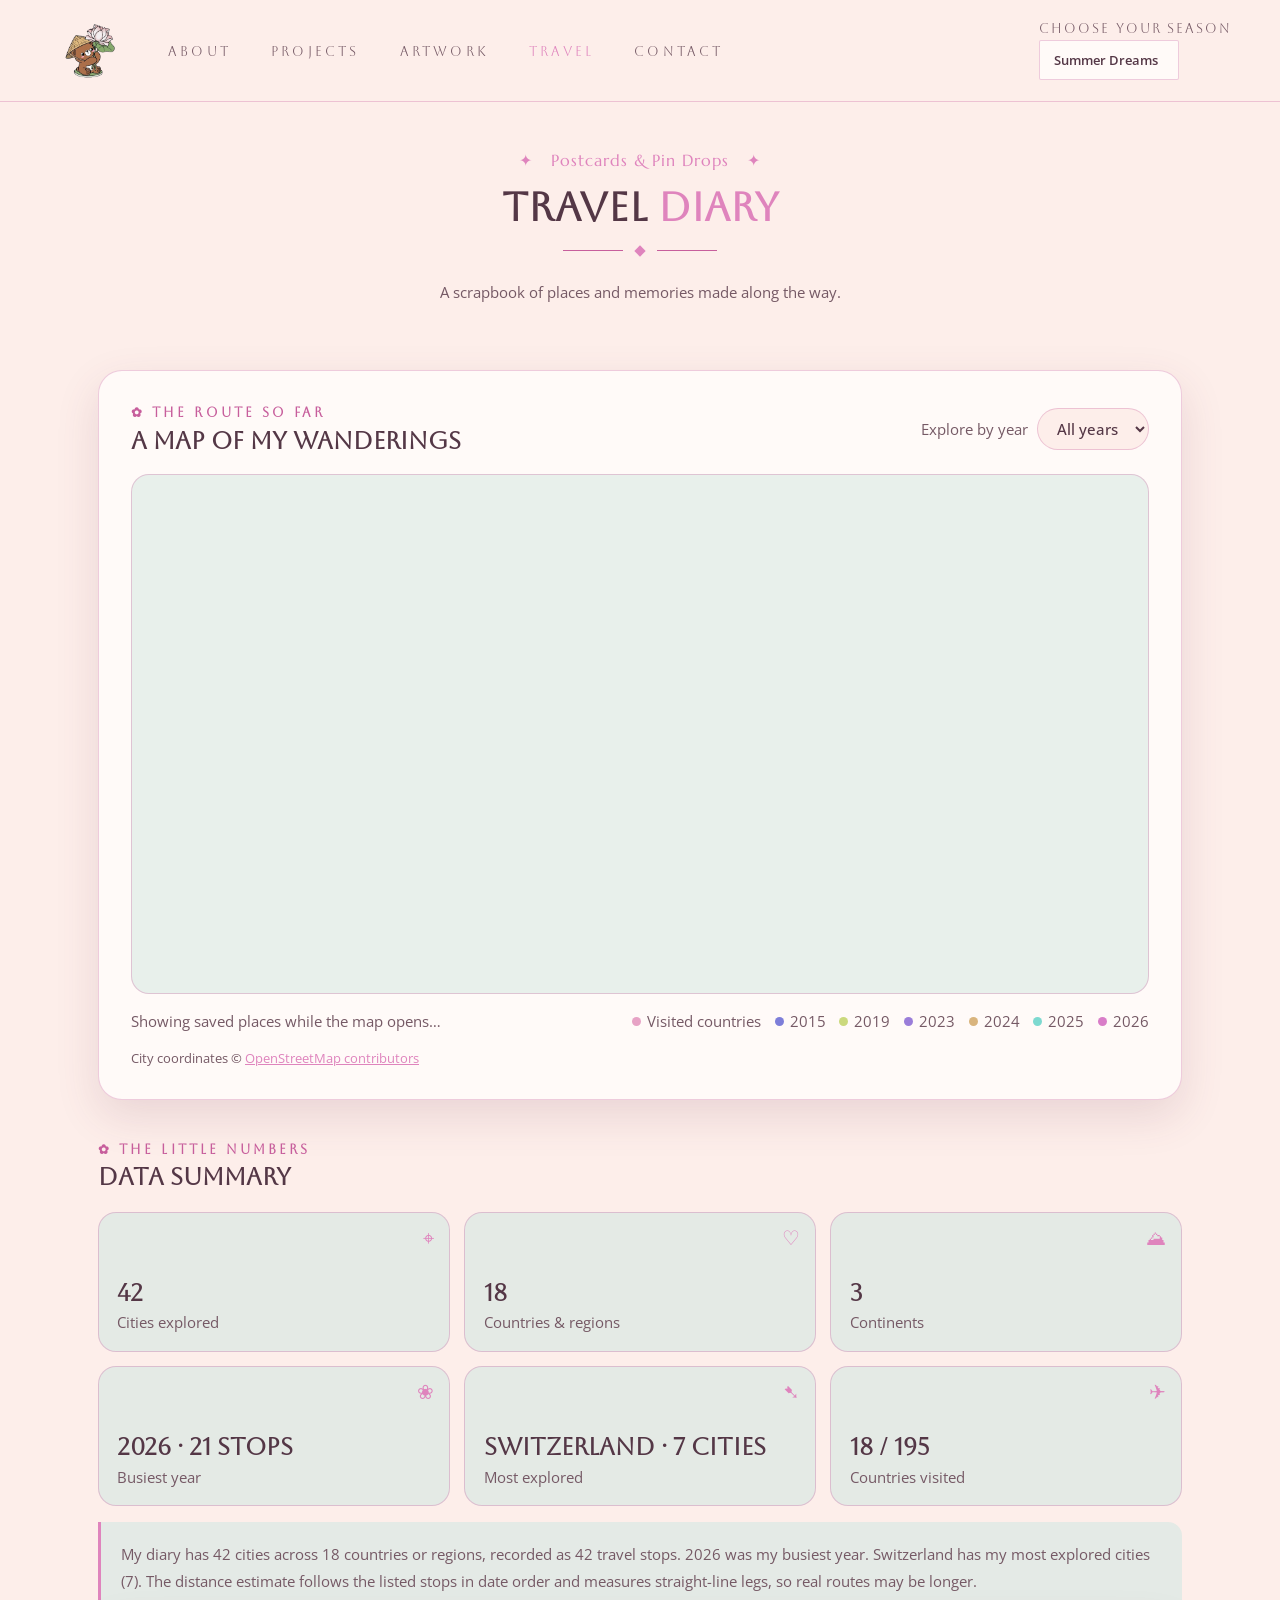
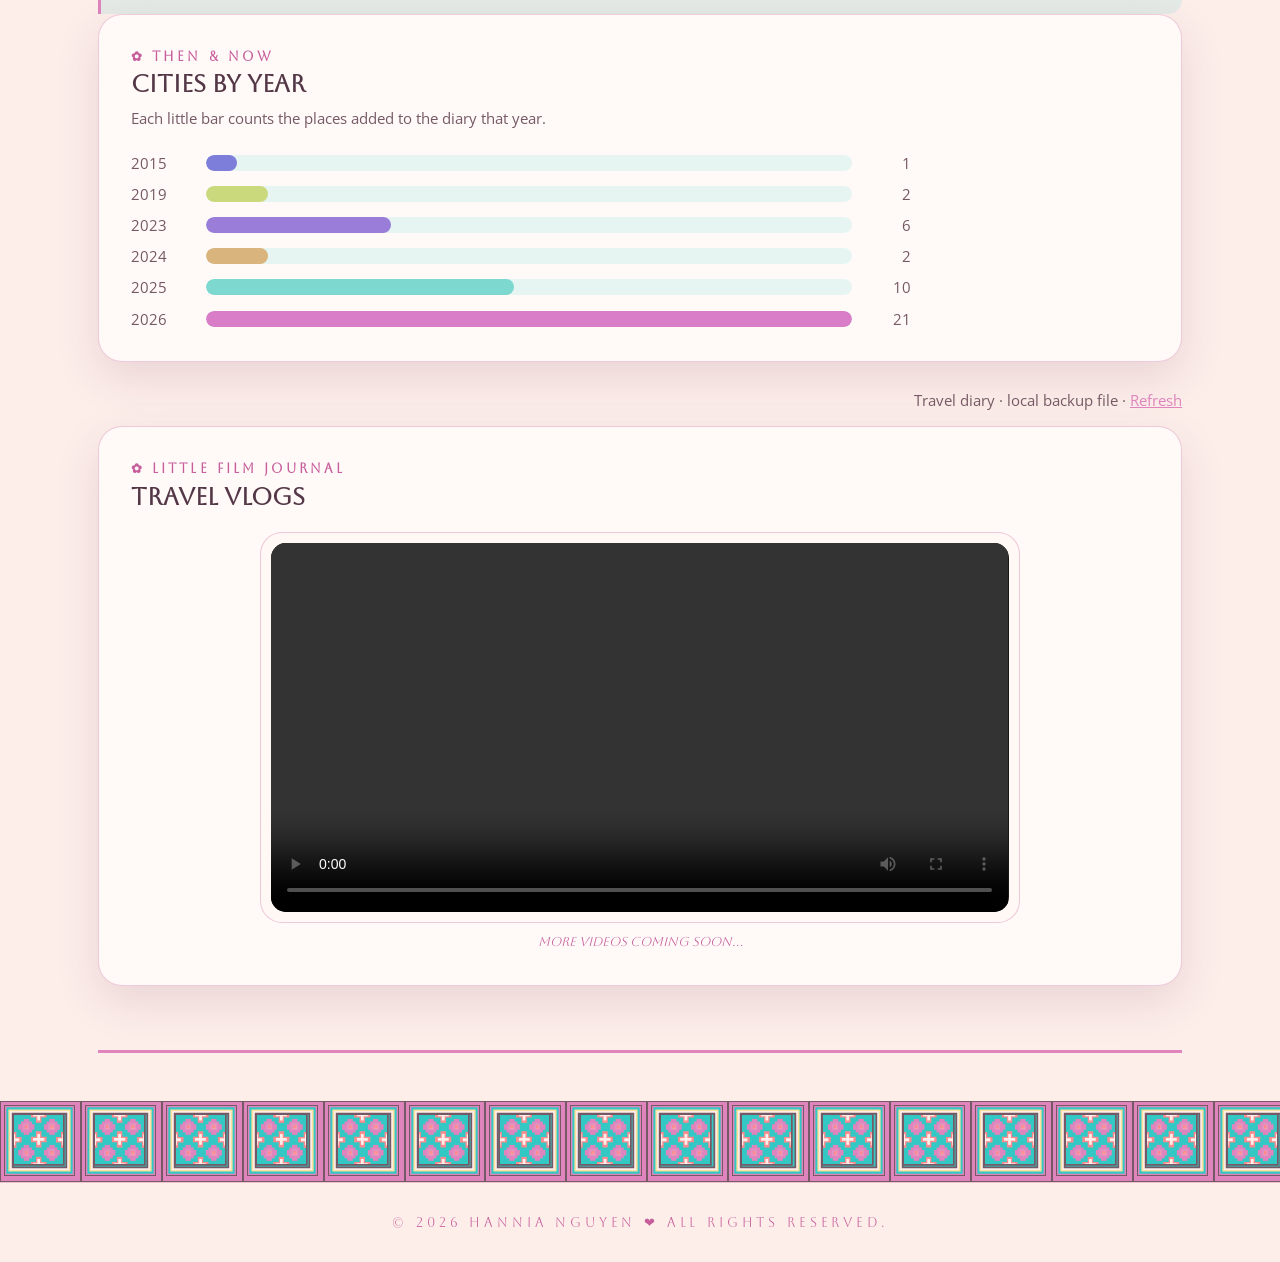
<file: travel.html>
<!DOCTYPE html>
<html lang="en" data-season="summer">
<head>
<meta charset="UTF-8">
<meta name="viewport" content="width=device-width, initial-scale=1.0">
<link href="https://fonts.googleapis.com/css2?family=Aboreto&family=Marcellus&family=Open+Sans:wght@400;500;600;700&display=swap" rel="stylesheet">
<title>Travel — Ha Nguyen Portfolio</title>
<link rel="icon" type="image/png" href="honeybear.png">
<link rel="stylesheet" href="style.css">
</head>
<body data-page="travel">
<nav>
  <div class="nav-left">
    <a class="nav-logo" href="index.html" aria-label="Go to home">
      <img src="honeybear-logo.png" alt="logo">
    </a>
    <ul class="nav-links">
      <li><a href="about.html" id="nav-about">About</a></li>
      <li><a href="projects.html" id="nav-projects">Projects</a></li>
      <li><a href="artwork.html" id="nav-artwork">Artwork</a></li>
      <li><a href="travel.html" id="nav-travel" class="active">Travel</a></li>
      <li><a href="contact.html" id="nav-contact">Contact</a></li>
    </ul>
  </div>
  <div class="season-picker">
    <span>choose your season</span>
    <button id="season-cycle" type="button" aria-label="Choose your season. Current season: Summer Dreams. Click to change season.">
      <span id="season-name">Summer Dreams</span>
    </button>
  </div>
</nav>
<section id="travel" class="page active">
  <div class="page-wrapper travel-wrapper">
    <div class="page-header fade-in">
      <span class="page-header-label">✦ &nbsp; Postcards &amp; Pin Drops &nbsp; ✦</span>
      <h1 class="page-title">Travel <span>Diary</span></h1>
      <div class="title-underline"><div class="bar"></div><div class="diamond"></div><div class="bar"></div></div>
      <p class="travel-intro">A scrapbook of places and memories made along the way.</p>
    </div>

    <section class="travel-map-card" aria-labelledby="travel-map-heading">
      <div class="travel-card-heading">
        <div><span class="travel-kicker">✿ THE ROUTE SO FAR</span><h2 id="travel-map-heading">A map of my wanderings</h2></div>
        <label class="travel-filter" for="travel-year-filter">Explore by year
          <select id="travel-year-filter" aria-label="Filter map by year">
            <option value="all">All years</option>
          </select>
        </label>
      </div>
      <div id="travel-map" role="region" aria-label="Interactive geographic map showing visited cities and travel routes"></div>
      <div class="travel-map-footer">
        <p id="travel-map-status" role="status">Connecting to the travel diary…</p>
        <div id="travel-legend" class="travel-legend" aria-label="Map route colors"></div>
        <p class="travel-map-attribution">City coordinates © <a href="https://www.openstreetmap.org/copyright" target="_blank" rel="noopener">OpenStreetMap contributors</a></p>
      </div>
    </section>

    <section class="travel-summary" aria-labelledby="travel-summary-heading">
      <div class="travel-section-heading">
        <span class="travel-kicker">✿ THE LITTLE NUMBERS</span>
        <h2 id="travel-summary-heading">Data summary</h2>
      </div>
      <div class="travel-stat-grid">
        <article class="travel-stat"><span class="travel-stat-icon">⌖</span><strong id="travel-cities">—</strong><span>Cities explored</span></article>
        <article class="travel-stat"><span class="travel-stat-icon">♡</span><strong id="travel-countries">—</strong><span>Countries &amp; regions</span></article>
        <article class="travel-stat"><span class="travel-stat-icon">⛰︎</span><strong id="travel-continents">—</strong><span>Continents</span></article>
        <article class="travel-stat"><span class="travel-stat-icon">❀</span><strong id="travel-busiest">—</strong><span>Busiest year</span></article>
        <article class="travel-stat"><span class="travel-stat-icon">➷</span><strong id="travel-country">—</strong><span>Most explored</span></article>
        <article class="travel-stat"><span class="travel-stat-icon">✈︎</span><strong id="travel-countries-world">—</strong><span>Countries visited</span></article>
      </div>
      <div class="travel-insight" id="travel-insight">Loading the story behind the numbers…</div>
    </section>

    <section class="travel-chart-card" aria-labelledby="travel-chart-heading">
      <div class="travel-section-heading">
        <span class="travel-kicker">✿ THEN &amp; NOW</span>
        <h2 id="travel-chart-heading">Cities by year</h2>
        <p>Each little bar counts the places added to the diary that year.</p>
      </div>
      <div id="travel-year-chart" class="travel-year-chart" role="img" aria-label="Bar chart of visited cities by year"></div>
    </section>
    <div class="travel-source-note">Travel diary · <span id="travel-updated">waiting for data source</span> · <button id="travel-refresh" type="button">Refresh</button></div>
    <section class="travel-vlogs-card" aria-labelledby="travel-vlogs-heading">
      <div class="travel-section-heading">
        <span class="travel-kicker">✿ LITTLE FILM JOURNAL</span>
        <h2 id="travel-vlogs-heading">Travel vlogs</h2>
      </div>
      <div class="travel-vlog-frame">
        <video class="travel-vlog-video" controls playsinline preload="metadata" aria-label="Switzerland travel vlog">
          <source src="Switzerland%20vlog.m4v" type="video/mp4">
          Your browser does not support this video format.
        </video>
      </div>
      <p class="travel-vlogs-coming">More videos coming soon...</p>
    </section>
    <div class="section-divider section-divider-spaced"></div>
    <div class="viet-strip" aria-hidden="true"></div>
  </div>
  <footer>© 2026 Hannia Nguyen ❤︎⁠ All rights reserved.</footer>
</section>
<script src="site.js" defer></script>
</body>
</html>
</file>
<file: style.css>
[data-season="summer"] {
    --bg: #FDEEEA; --bg-mid: #fff8f4; --bg-card: #fffaf8;
    --text: #543746; --text-muted: #755965; --accent: #DF84BD;
    --accent-lt: #FC8A8E; --accent-dim: #C75E9C;
    --teal: #34C8C5; --teal-light: #198C8C; --teal2: #FC8A8E; --teal2-lt: #C64E5D;
    --terracotta: #FC8A8E; --terra-lt: #C64E5D; --red-acc: #FC8A8E;
    --lapis: #34C8C5; --lapis-lt: #198C8C; --pink: #DF84BD; --pink-light: #C75E9C;
    --nav-bg: rgba(253,238,234,.96); --border-a: rgba(199,94,156,.3); --border-a-s: #DF84BD;
    --strip-bg: rgba(52,200,197,.12); --portrait-overlay: rgba(253,238,234,.94); --shadow: rgba(110,60,85,.14);
    --pattern-red: #DF84BD; --pattern-deep-red: #C75E9C; --pattern-dark: #34C8C5;
    --pattern-pink: #FC8A8E; --pattern-gold: #FEE09D; --pattern-beige: #FDEEEA; --pattern-ink: #755965;
  }
  [data-season="fall"] {
    --bg: #F6EBD2; --bg-mid: #F1DFC0; --bg-card: #FAF2E4;
    --text: #392E19; --text-muted: #55452B; --accent: #A43108;
    --accent-lt: #CF6811; --accent-dim: #8A7424; --teal: #8A7424; --teal-light: #5C5011;
    --teal2: #CF6811; --teal2-lt: #8A3D12; --terracotta: #A43108; --terra-lt: #8A3D12;
    --red-acc: #A43108; --lapis: #5C5011; --lapis-lt: #5C5011; --pink: #CF6811; --pink-light: #8A3D12;
    --nav-bg: rgba(246,235,210,.97); --border-a: rgba(92,80,17,.28); --border-a-s: #8A7424;
    --strip-bg: rgba(138,116,36,.12); --portrait-overlay: rgba(246,235,210,.94); --shadow: rgba(70,45,12,.16);
    --pattern-red: #A43108; --pattern-deep-red: #5C5011; --pattern-dark: #8A7424;
    --pattern-pink: #CF6811; --pattern-gold: #EBD48F; --pattern-beige: #F6EBD2; --pattern-ink: #392E19;
  }
  [data-season="winter"] {
    --bg: #202B32; --bg-mid: #27363F; --bg-card: #2D3D46;
    --text: #F2EEF0; --text-muted: #DCE0E8; --accent: #DCE0E8;
    --accent-lt: #BEB3AC; --accent-dim: #8EA1AE; --teal: #8EA1AE; --teal-light: #DCE0E8;
    --teal2: #6B212C; --teal2-lt: #E6AAB0; --terracotta: #6B212C; --terra-lt: #E6AAB0;
    --red-acc: #6B212C; --lapis: #27363F; --lapis-lt: #8EA1AE; --pink: #6B212C; --pink-light: #E6AAB0;
    --nav-bg: rgba(32,43,50,.97); --border-a: rgba(190,179,172,.3); --border-a-s: #BEB3AC;
    --strip-bg: rgba(142,161,174,.15); --portrait-overlay: rgba(39,54,63,.94); --shadow: rgba(0,0,0,.35);
    --pattern-red: #6B212C; --pattern-deep-red: #27363F; --pattern-dark: #27363F;
    --pattern-pink: #8EA1AE; --pattern-gold: #DCE0E8; --pattern-beige: #BEB3AC; --pattern-ink: #202B32;
  }
  [data-season="spring"] {
    --bg: #252A1B; --bg-mid: #343B25; --bg-card: #3E472B;
    --text: #FFF9E8; --text-muted: #F0E8CF; --accent: #F6B7A9;
    --accent-lt: #FEEC8E; --accent-dim: #C6C954; --teal: #C6C954; --teal-light: #FEEC8E;
    --teal2: #D9828D; --teal2-lt: #F6B7A9; --terracotta: #D9828D; --terra-lt: #F6B7A9;
    --red-acc: #D9828D; --lapis: #667436; --lapis-lt: #C6C954; --pink: #D9828D; --pink-light: #F6B7A9;
    --nav-bg: rgba(37,42,27,.97); --border-a: rgba(198,201,84,.32); --border-a-s: #C6C954;
    --strip-bg: rgba(198,201,84,.14); --portrait-overlay: rgba(37,42,27,.94); --shadow: rgba(0,0,0,.35);
    --pattern-red: #D9828D; --pattern-deep-red: #621E3E; --pattern-dark: #667436;
    --pattern-pink: #C6C954; --pattern-gold: #FEEC8E; --pattern-beige: #F6B7A9; --pattern-ink: #252A1B;
  }

  :root {
    --font-name: "Marcellus", Georgia, serif;
    --font-display: "Aboreto", "Georgia", serif;
    --font-body: "Open Sans", Arial, sans-serif;
    --type-xs: 0.7rem;
    --type-sm: 0.8rem;
    --type-body: 0.95rem;
    --type-lead: 1rem;
    --type-title: clamp(1.5rem, 3.5vw, 2.5rem);
    --type-display: clamp(1.75rem, 4.5vw, 3rem);
  }

  * { margin: 0; padding: 0; box-sizing: border-box; }

  body {
    background-color: var(--bg);
    color: var(--text);
    font-family: var(--font-display);
    font-size: var(--type-body);
    min-height: 100vh;
    overflow-x: hidden;
    transition: background-color 0.4s, color 0.4s;
  }

  h1, h2, h3, h4, h5, h6 {
    font-family: var(--font-display);
  }

  p {
    font-family: var(--font-body);
    font-size: var(--type-body);
    line-height: 1.7;
  }

  /* NAV */
  nav {
    position: fixed; top: 0; left: 0; right: 0; z-index: 100;
    display: flex; justify-content: space-between; align-items: center;
    padding: 0.65rem 3rem;
    background: var(--nav-bg);
    border-bottom: 1px solid var(--border-a);
    backdrop-filter: blur(8px);
    transition: background 0.4s, border-color 0.4s;
  }

  .nav-left { display: flex; align-items: center; gap: 2.5rem; }

  .nav-logo {
    display: inline-flex;
    align-items: center;
    justify-content: center;
    width: 80px;
    height: 80px;
    text-decoration: none;
    cursor: pointer;
  }

  .nav-logo img {
    display: block;
    width: 100%;
    height: 100%;
    object-fit: contain;
  }

  .nav-links { display: flex; gap: 2.5rem; list-style: none; }

  .nav-links a {
    font-family: var(--font-display);
    font-size: var(--type-sm); letter-spacing: 0.25em; text-transform: uppercase;
    color: var(--text-muted); text-decoration: none;
    transition: color 0.3s; cursor: pointer; border: none; background: none; padding: 0;
  }

  .nav-links a:hover, .nav-links a.active { color: var(--accent); }

  .season-picker {
    display: flex; flex-direction: column; gap: 0.3rem;
    color: var(--text-muted); font-family: var(--font-display);
    font-size: var(--type-sm); letter-spacing: 0.15em; text-transform: uppercase;
    white-space: nowrap;
  }

  .season-picker button {
    display: flex; align-items: center; justify-content: space-between; gap: 1rem;
    width: 140px; max-width: 100%; padding: 0.62rem 0.85rem;
    border: 1px solid var(--border-a); border-radius: 2px;
    background: var(--bg-card); color: var(--text);
    font: 600 var(--type-sm) var(--font-body); text-align: center; cursor: pointer;
    transition: background 0.3s, color 0.3s, border-color 0.3s;
  }

  .season-picker button:hover { border-color: var(--accent); }
  .season-picker button:focus-visible { outline: 2px solid var(--accent); outline-offset: 2px; }
  .season-picker button:hover .season-cycle-arrow { transform: translateX(3px); }

  /* PAGE SYSTEM */
  .page { display: none; min-height: 100vh; }
  .page.active { display: block; }

  /* SHARED */
  .section-divider {
    width: 100%; height: 3px;
    background: var(--accent);
    margin: 3rem 0; transition: background 0.4s;
  }

  .section-divider-spaced { margin-top: 4rem; }

  /* Vietnamese border strip, adapted from index.html pixel tile */
  .viet-strip {
    --pattern-scale: 0.34;
    --pattern-cell: calc(16px * var(--pattern-scale));
    width: 100%;
    min-height: 10px;
    overflow: hidden;
    transition: background 0.4s, border-color 0.4s;
    line-height: 0;
  }

  .page-wrapper > .viet-strip {
    width: 100vw;
    margin-left: calc(50% - 50vw);
    margin-bottom: -5rem;
  }

  .home-viet-strip {
    position: absolute;
    right: 0;
    bottom: 0px;
    left: 0;
  }

  .viet-strip-track {
    display: flex;
    min-width: 100%;
    width: max-content;
    justify-content: center;
    padding: 0px 0 0;
  }

  .viet-tile {
    flex: 0 0 auto;
    width: calc(238px * var(--pattern-scale));
    height: calc(238px * var(--pattern-scale));
    padding: calc(9px * var(--pattern-scale));
    background: var(--pattern-red);
    border: calc(5px * var(--pattern-scale)) solid var(--pattern-ink);
  }

  .viet-panel {
    position: relative;
    width: calc(210px * var(--pattern-scale));
    height: calc(210px * var(--pattern-scale));
    padding: calc(28px * var(--pattern-scale)) calc(27px * var(--pattern-scale));
    background: var(--pattern-dark);
    border: calc(5px * var(--pattern-scale)) solid var(--pattern-ink);
    box-shadow:
      inset 0 0 0 calc(4px * var(--pattern-scale)) var(--pattern-red),
      inset 0 0 0 calc(10px * var(--pattern-scale)) var(--pattern-dark),
      inset 0 0 0 calc(15px * var(--pattern-scale)) var(--pattern-gold),
      inset 0 0 0 calc(20px * var(--pattern-scale)) var(--pattern-beige),
      inset 0 0 0 calc(25px * var(--pattern-scale)) var(--pattern-ink);
  }

  .viet-field {
    position: relative;
    width: calc(var(--pattern-cell) * 9);
    height: calc(var(--pattern-cell) * 9);
    overflow: hidden;
    background: var(--pattern-dark);
    box-shadow: 0 0 0 calc(5px * var(--pattern-scale)) var(--pattern-ink);
  }

  .viet-star,
  .viet-flower,
  .viet-half-flower {
    position: absolute;
    width: calc(var(--pattern-cell) * 3);
    height: calc(var(--pattern-cell) * 3);
    transform: translate(-50%, -50%);
  }

  .viet-star::before,
  .viet-star::after,
  .viet-flower::before,
  .viet-flower::after,
  .viet-half-flower::before,
  .viet-half-flower::after {
    content: "";
    position: absolute;
    inset: 0;
  }

  .viet-star::before {
    background: var(--pattern-red);
    clip-path: polygon(
      33.333% 0, 66.667% 0,
      66.667% 16.667%, 83.333% 16.667%,
      83.333% 33.333%, 100% 33.333%,
      100% 66.667%, 83.333% 66.667%,
      83.333% 83.333%, 66.667% 83.333%,
      66.667% 100%, 33.333% 100%,
      33.333% 83.333%, 16.667% 83.333%,
      16.667% 66.667%, 0 66.667%,
      0 33.333%, 16.667% 33.333%,
      16.667% 16.667%, 33.333% 16.667%
    );
  }

  .viet-star::after {
    inset: var(--pattern-cell);
    background: var(--pattern-beige);
    border: calc(5px * var(--pattern-scale)) solid var(--pattern-red);
    box-shadow: inset 0 0 0 calc(5px * var(--pattern-scale)) var(--pattern-pink);
  }

  .viet-flower::before,
  .viet-half-flower::before {
    background: var(--pattern-pink);
    clip-path: polygon(
      33.333% 0, 66.667% 0,
      66.667% 33.333%, 100% 33.333%,
      100% 66.667%, 66.667% 66.667%,
      66.667% 100%, 33.333% 100%,
      33.333% 66.667%, 0 66.667%,
      0 33.333%, 33.333% 33.333%
    );
  }

  .viet-flower::after,
  .viet-half-flower::after {
    inset: calc(7px * var(--pattern-scale));
    background: var(--pattern-beige);
    clip-path: polygon(
      38% 0, 62% 0,
      62% 38%, 100% 38%,
      100% 62%, 62% 62%,
      62% 100%, 38% 100%,
      38% 62%, 0 62%,
      0 38%, 38% 38%
    );
  }

  .viet-s1 { left: calc(var(--pattern-cell) * 2.25); top: calc(var(--pattern-cell) * 2.15); }
  .viet-s2 { left: calc(var(--pattern-cell) * 6.95); top: calc(var(--pattern-cell) * 2.15); }
  .viet-s3 { left: calc(var(--pattern-cell) * 2.25); top: calc(var(--pattern-cell) * 6.9); }
  .viet-s4 { left: calc(var(--pattern-cell) * 6.95); top: calc(var(--pattern-cell) * 6.9); }

  .viet-c1 { left: 50%; top: calc(var(--pattern-cell) * 4.45); }
  .viet-c2 { left: 50%; top: calc(var(--pattern-cell) * -0.08); }
  .viet-c3 { left: 50%; top: calc(100% + var(--pattern-cell) * 0.08); }
  .viet-c4 { left: calc(var(--pattern-cell) * -0.1); top: 50%; }
  .viet-c5 { left: calc(100% + var(--pattern-cell) * 0.1); top: 50%; }

  /* HOME */
  #home {
    flex-direction: column; align-items: center;
    justify-content: center; min-height: 100vh;
    position: relative; overflow: hidden; padding-top: 80px;
  }

  #home.active { display: flex; }

  #home::before {
    content: '';
    position: absolute; inset: 0;
    background: transparent;
    pointer-events: none;
  }

  .egy-frame {
    position: absolute; inset: 80px 40px 20px; pointer-events: none;
    border: 1px solid var(--border-a); opacity: 0.25;
    transition: border-color 0.4s;
  }

  .home-logo {
    width: clamp(140px, 20vw, 230px);
    height: auto;
    display: block;
    margin: 0 auto 1.4rem;
    filter: drop-shadow(0 18px 28px rgba(0,0,0,0.28));
  }

  .home-eyebrow {
    font-family: var(--font-name); font-size: 1.2rem;
    letter-spacing: 0.06em;
    color: var(--accent); margin-bottom: 2.5rem;
  }

  .home-name {
    font-family: var(--font-display);
    font-size: var(--type-display); color: var(--text);
    text-align: center; line-height: 1.2; margin-bottom: 0.6rem;
    transition: color 0.4s;
  }

  .home-name span { color: var(--accent); }

  .home-tagline {
    font-family: var(--font-body); font-style: italic;
    font-size: 1rem; color: var(--text-muted);
    text-align: center; margin-bottom: 2.5rem; letter-spacing: 0.05em;
    transition: color 0.4s;
  }

  .home-ornament { display: flex; align-items: center; gap: 1rem; margin-bottom: 3rem; }

  .home-ornament .line {
    width: 80px; height: 1px;
    background: var(--accent);
  }

  .home-ornament .line.rev { background: var(--accent); }
  .home-ornament .orn-mark { font-family: var(--font-display); color: var(--accent); font-size: var(--type-body); }

  .nav-btn-group { display: flex; gap: 1rem; flex-wrap: wrap; justify-content: center; }

  .nav-btn {
    font-family: var(--font-display); font-size: var(--type-sm);
    letter-spacing: 0.3em; text-transform: uppercase;
    padding: 0.8rem 2rem; border: 1px solid; cursor: pointer;
    transition: all 0.3s; display: inline-block;
  }

  .nav-btn-primary {
    border-color: var(--accent); color: var(--bg); background: var(--accent);
  }

  .nav-btn-primary:hover {
    background: var(--accent-lt); border-color: var(--accent-lt);
    transform: translateY(-2px); box-shadow: 0 8px 20px var(--shadow);
  }

  .nav-btn-secondary {
    border-color: var(--border-a-s); color: var(--accent); background: transparent;
  }

  .nav-btn-secondary:hover {
    background: var(--strip-bg); border-color: var(--accent); transform: translateY(-2px);
  }

  /* INNER PAGES */
  .page-wrapper { max-width: 1100px; margin: 0 auto; padding: 150px 3rem 5rem; }

  .page-header { text-align: center; margin-bottom: 4rem; }

  .page-header-label {
    font-family: var(--font-name); font-size: var(--type-lead);
    letter-spacing: 0.06em;
    color: var(--accent); display: block; margin-bottom: 0.8rem;
  }

  .page-title {
    font-family: var(--font-display);
    font-size: var(--type-title); color: var(--text);
    line-height: 1.2; margin-bottom: 1rem; transition: color 0.4s;
  }

  .page-title span { color: var(--accent); }

  .title-underline { display: flex; align-items: center; justify-content: center; gap: 0.8rem; margin-top: 1rem; }
  .title-underline .bar { height: 1px; width: 60px; background: var(--accent-dim); }
  .title-underline .diamond { width: 8px; height: 8px; background: var(--accent); transform: rotate(45deg); }

  /* ABOUT */
  .about-grid { display: grid; grid-template-columns: 1fr 1.6fr; gap: 4rem; align-items: start; margin-bottom: 4rem; }

  .about-portrait-wrap { position: relative; }

  .about-portrait-inner {
    background: var(--bg-mid);
    border: 2px solid var(--accent-dim);
    aspect-ratio: 3/4;
    display: flex; align-items: center; justify-content: center;
    position: relative; overflow: hidden;
    transition: background 0.4s, border-color 0.4s;
  }

  [data-season="winter"] .about-portrait-inner {
    border-color: white;
  }

  .profile-photo {
    width: 100%;
    height: 100%;
    display: block;
    object-fit: cover;
    position: relative;
    z-index: 1;
  }

  .about-portrait-inner::before {
    content: ''; position: absolute; inset: 8px;
    border: 1px solid var(--border-a); pointer-events: none;
  }

  [data-season="winter"] .about-portrait-inner::before {
    border-color: white;
  }

  .portrait-geo {
    position: absolute; inset: 0; opacity: 0.06;
    background: var(--accent);
  }

  .portrait-initials {
    font-family: var(--font-name); font-size: 3.5rem;
    color: var(--accent); opacity: 0.4; letter-spacing: 0.1em; z-index: 1;
  }

  .portrait-label {
    position: absolute; bottom: 0; left: 0; right: 0; padding: 1rem;
    background: var(--portrait-overlay);
    font-family: var(--font-display); font-size: var(--type-body);
    color: white; text-align: center; letter-spacing: 0.1em;
    transition: background 0.4s;
  }

  .portrait-side-deco {
    position: absolute; right: -20px; top: 0; bottom: 0; width: 18px;
    display: flex; flex-direction: column; align-items: center; justify-content: space-around;
    color: var(--accent-dim); font-size: var(--type-body); opacity: 0.6;
  }

  .about-text h3 {
    font-family: var(--font-display); font-size: var(--type-body);
    color: var(--accent); margin-bottom: 1rem; letter-spacing: 0.08em;
  }

  .section-subheading { margin-top: 1.5rem; }

  .about-text p {
    font-family: var(--font-body);
    font-size: var(--type-body); line-height: 1.7; color: var(--text-muted);
    margin-bottom: 1.5rem; transition: color 0.4s;
  }

  .about-text p em { color: var(--teal2-lt); font-style: italic; }

  .about-text .project-link { margin: 1rem 0 0; font-style: normal; }
  .about-text .project-link a {
    display: inline-flex; align-items: center; gap: 0.5rem;
    color: var(--accent); font: 600 var(--type-body) var(--font-display);
    letter-spacing: 0.14em; text-transform: uppercase; text-decoration: none;
    border-bottom: 1px solid color-mix(in srgb, var(--accent) 55%, transparent);
    padding: 0 0 0.4rem; transition: color 0.25s, border-color 0.25s, gap 0.25s;
  }
  .about-text .project-link a:hover { color: var(--accent-lt); border-color: var(--accent-lt); gap: 0.8rem; }
  .about-text .project-link a:focus-visible { outline: 2px solid var(--accent); outline-offset: 4px; }

  .about-skills-section { margin: 0 auto 3.5rem; }
  .skills-section-heading { text-align: center; margin: 0 auto 1.8rem; }
  .skills-section-heading .page-header-label { margin-bottom: 0.5rem; }
  .skills-section-heading .page-title { margin-bottom: 0.55rem; }
  .skills-section-heading > p {
    max-width: 620px; margin: 0.6rem auto 0; color: var(--text-muted);
    font: var(--type-body)/1.7 var(--font-body);
  }
  .skills-card-grid { display: grid; grid-template-columns: repeat(5, minmax(0, 1fr)); gap: 0.85rem; }
  .skill-flip-card {
    --skill-pop: var(--accent);
    width: 100%; min-width: 0; min-height: 350px; padding: 0; border: 0;
    background: transparent; color: var(--text); text-align: left; cursor: pointer;
    perspective: 1100px; container-type: inline-size; -webkit-tap-highlight-color: transparent;
    transition: transform 0.25s ease, filter 0.25s ease;
  }
  .skill-card-programming { --skill-pop: var(--teal); }
  .skill-card-analytics { --skill-pop: var(--accent-lt); }
  .skill-card-enterprise { --skill-pop: var(--teal2); }
  .skill-card-microsoft { --skill-pop: var(--accent-dim); }
  .skill-flip-card:hover { transform: translateY(-5px) rotate(-0.5deg); filter: drop-shadow(0 12px 18px var(--shadow)); }
  .skill-flip-card:focus-visible { outline: 3px solid var(--skill-pop); outline-offset: 5px; border-radius: 20px; }
  .skill-flip-inner {
    position: relative; display: block; width: 100%; min-height: 350px;
    transform-style: preserve-3d; transition: transform 0.7s cubic-bezier(.2,.75,.2,1);
  }
  .skill-flip-card.is-flipped .skill-flip-inner { transform: rotateY(180deg); }
  .skill-card-face {
    position: absolute; inset: 0; display: flex; flex-direction: column;
    align-items: flex-start; overflow: hidden; padding: 1.15rem 1rem;
    border: 1px solid var(--border-a); border-radius: 20px;
    background: var(--bg-card); box-shadow: inset 0 0 0 5px var(--strip-bg);
    backface-visibility: hidden; -webkit-backface-visibility: hidden;
    /* Separate each face into its own 3D layer; mobile Safari can otherwise
       paint the front text through the rotated back face. */
    transform-style: preserve-3d; isolation: isolate;
  }
  .skill-card-face::before, .skill-card-face::after {
    content: ""; position: absolute; z-index: 0; pointer-events: none;
    border-radius: 50%; background: var(--strip-bg);
  }
  .skill-card-face::before { width: 92px; height: 92px; right: -34px; top: 24px; }
  .skill-card-face::after { width: 54px; height: 54px; right: 16px; top: 88px; opacity: 0.7; }
  .skill-card-front { justify-content: flex-end; transform: rotateY(0deg) translateZ(1px); }
  .skill-card-number, .skill-card-doodle, .skill-card-front strong,
  .skill-card-subtitle, .skill-card-back strong, .skill-card-items, .skill-flip-hint { position: relative; z-index: 1; }
  .skill-card-number {
    position: absolute; top: 1rem; left: 1rem; color: var(--skill-pop);
    font: 600 var(--type-sm) var(--font-display); letter-spacing: 0.18em;
  }
  .skill-card-doodle {
    position: absolute; top: 2.8rem; right: 1.05rem; width: 58px; height: 58px;
    display: grid; place-items: center; border: 1px solid var(--border-a); border-radius: 50%;
    color: var(--skill-pop); background: var(--bg); font-size: 1.65rem;
  }
  .skill-card-front strong, .skill-card-back strong {
    color: var(--text); font: 600 var(--type-body)/1.35 var(--font-display);
  }
  .skill-card-front strong { max-width: 11rem; margin: 0.5rem 0; }
  .skill-card-subtitle { color: var(--text-muted); font: var(--type-body)/1.5 var(--font-body); }
  .skill-flip-hint {
    display: flex; align-items: center; justify-content: space-between; gap: 0.4rem;
    width: 100%; margin-top: auto; padding-top: 1.15rem; color: var(--skill-pop);
    font: 600 var(--type-sm) var(--font-display); letter-spacing: 0.08em; text-transform: uppercase;
    transition: letter-spacing 0.25s ease;
  }
  .skill-flip-hint > span { font-size: var(--type-body); }
  .skill-flip-card:hover .skill-flip-hint { letter-spacing: 0.12em; }
  .skill-card-back { transform: rotateY(180deg) translateZ(1px); padding-top: 1.25rem; }
  .skill-card-back strong { padding-right: 0.3rem; color: var(--skill-pop); }
  .skill-card-items {
    display: flex; flex-direction: column; gap: 0.45rem; width: 100%;
    margin-top: 0.8rem; overflow-y: auto; scrollbar-width: thin;
  }
  .skill-card-items > span {
    padding: 0.42rem 0.52rem; border: 1px solid var(--border-a); border-radius: 10px;
    background: var(--strip-bg); color: var(--text-muted); font: var(--type-sm)/1.35 var(--font-body);
    overflow-wrap: anywhere;
  }
  .skill-card-back .skill-flip-hint { padding-top: 0.7rem; }
  .skill-card-front {
    justify-content: space-between; align-items: center; gap: 0.5rem; padding: 28px;
    border: 1px solid color-mix(in srgb, var(--skill-pop) 48%, transparent);
    background: color-mix(in srgb, var(--skill-pop) 13%, #fffaf8);
    box-shadow: 0 10px 24px color-mix(in srgb, var(--skill-pop) 14%, transparent);
  }
  .skill-card-front::before { content: none; }
  .skill-card-front::after {
    content: ""; position: absolute; z-index: 1; top: 57%; left: 50%;
    width: 3.5rem; height: 1px; border-radius: 0; background: var(--skill-pop);
    transform: translateX(-50%);
  }
  .skill-card-front .skill-card-number {
    position: relative; top: auto; left: auto; display: block; width: 100%; text-align: center;
    color: color-mix(in srgb, var(--skill-pop) 30%, white);
    -webkit-text-fill-color: color-mix(in srgb, var(--skill-pop) 30%, white);
    -webkit-text-stroke: 2px color-mix(in srgb, var(--skill-pop) 70%, #352333);
    paint-order: stroke fill; stroke-linejoin: round;
    font: 500 30cqw/.9 var(--font-display);
    letter-spacing: -0.08em;
  }
  .skill-card-front > strong {
    position: absolute; right: 1rem; bottom: 1.4rem; left: 1rem;
    width: auto; max-width: none; margin: 0; text-align: center; text-wrap: balance;
    color: #543746; -webkit-text-fill-color: #543746;
    -webkit-text-stroke: 0.5px #352333; paint-order: stroke fill; stroke-linejoin: round;
    font: 700 clamp(0.9rem, 9cqw, 1.5rem)/1.15 var(--font-display);
    letter-spacing: -0.045em;
    overflow-wrap: anywhere; word-break: normal; hyphens: auto;
  }
  .soul-tune-section { margin: 3.5rem auto; }
  .soul-tune-section .skills-section-heading { margin-bottom: 1.5rem; }
  .soul-tune-grid { display: grid; grid-template-columns: repeat(2, minmax(0, 1fr)); gap: 1.15rem; }
  .soul-tune-card {
    min-width: 0; padding: 1.1rem; border: 1px solid var(--border-a); border-radius: 20px;
    background: var(--bg-card); box-shadow: 0 12px 28px var(--shadow);
  }
  .soul-video-card { padding: 0; border: 0; border-radius: 0; background: transparent; box-shadow: none; }
  .soul-tune-card-heading {
    display: flex; justify-content: space-between; align-items: center; gap: 1rem;
    margin-bottom: 0.8rem; color: var(--accent-dim);
    font: 600 var(--type-sm) var(--font-display); letter-spacing: 0.18em;
  }
  .soul-tune-card-heading span:last-child { color: var(--accent); font-size: var(--type-lead); }
  .soul-video-card video {
    display: block; width: 100%; height: auto; object-fit: contain;
    background: transparent; border: 0; border-radius: 0;
  }
  .soul-playlist-embed {
    display: block; width: 100%; height: 352px; border: 0; border-radius: 13px;
    background: var(--bg-mid);
  }
  @supports not (-webkit-text-stroke: 1px #352333) {
    .skill-card-front .skill-card-number { text-shadow: 1px 0 color-mix(in srgb, var(--skill-pop) 70%, #352333), -1px 0 color-mix(in srgb, var(--skill-pop) 70%, #352333), 0 1px color-mix(in srgb, var(--skill-pop) 70%, #352333), 0 -1px color-mix(in srgb, var(--skill-pop) 70%, #352333); }
    .skill-card-front > strong { text-shadow: 1px 0 #352333, -1px 0 #352333, 0 1px #352333, 0 -1px #352333; }
  }
  @media (prefers-reduced-motion: reduce) {
    .skill-flip-card, .skill-flip-inner, .skill-flip-hint { transition-duration: 0.01ms; }
  }

  .stats-row { display: grid; grid-template-columns: repeat(3, 1fr); gap: 1rem; margin: 3rem 0; }

  .stat-box {
    text-align: center; padding: 1.5rem 1rem;
    border: 1px solid var(--border-a); background: var(--strip-bg);
    position: relative; transition: background 0.4s, border-color 0.4s;
  }

  .stat-box::before, .stat-box::after {
    content: ''; position: absolute; width: 12px; height: 12px;
    border-color: var(--accent-dim); border-style: solid; opacity: 0.5;
  }

  .stat-box::before { top: -1px; left: -1px; border-width: 2px 0 0 2px; }
  .stat-box::after  { bottom: -1px; right: -1px; border-width: 0 2px 2px 0; }

  .stat-num { font-family: var(--font-display); font-size: 2rem; color: var(--accent); display: block; }

  .stat-label {
    font-family: var(--font-display); font-size: var(--type-sm);
    letter-spacing: 0.3em; text-transform: uppercase;
    color: var(--text-muted); margin-top: 0.3rem; display: block; transition: color 0.4s;
  }

  /* PROJECTS */
  .projects-grid { display: grid; grid-template-columns: repeat(auto-fit, minmax(320px, 1fr)); gap: 2rem; margin-top: 1rem; }

  .project-card {
    position: relative; border: 1px solid var(--border-a); background: var(--bg-card);
    overflow: hidden; transition: transform 0.3s, box-shadow 0.3s, background 0.4s, border-color 0.4s; cursor: default;
  }

  .project-card:hover {
    transform: translateY(-6px);
    box-shadow: 0 20px 50px var(--shadow), 0 0 20px rgba(221,185,126,0.12);
    border-color: var(--border-a-s);
  }

  .project-card-top { height: 8px; }
  .project-card-top.c1 { background: var(--accent-dim); }
  .project-card-top.c2 { background: var(--teal2); }
  .project-card-top.c3 { background: var(--lapis); }

  .project-card-body { padding: 1.8rem; }

  .project-tag {
    font-family: var(--font-display); font-size: var(--type-sm);
    letter-spacing: 0.3em; text-transform: uppercase;
    color: var(--teal2-lt); display: block; margin-bottom: 0.8rem;
  }

  .project-title {
    font-family: var(--font-display); font-size: var(--type-body);
    color: var(--text); margin-bottom: 0.55rem; line-height: 1.4; transition: color 0.4s;
  }

  .project-date {
    display: block;
    margin-bottom: 1rem;
    color: var(--text-muted);
    font-family: var(--font-display);
    font-size: var(--type-sm);
    letter-spacing: 0.22em;
    text-transform: uppercase;
  }

  .project-desc {
    font-family: var(--font-body);
    font-size: var(--type-body); line-height: 1.7; color: var(--text-muted);
    margin-bottom: 1.5rem; transition: color 0.4s;
  }

  .project-tech { display: flex; flex-wrap: wrap; gap: 0.4rem; margin-bottom: 1.2rem; }

  .tech-pill {
    font-family: var(--font-display); font-size: var(--type-sm);
    letter-spacing: 0.15em; text-transform: uppercase;
    padding: 0.3rem 0.6rem;
    background: rgba(135,170,109,0.14); border: 1px solid rgba(135,170,109,0.38);
    color: var(--teal-light); transition: all 0.4s;
  }

  .project-links {
    display: flex;
    flex-wrap: wrap;
    gap: 0.65rem 1rem;
  }

  .project-link {
    font-family: var(--font-display); font-size: var(--type-sm);
    letter-spacing: 0.2em; text-transform: uppercase;
    color: var(--accent); text-decoration: none;
    display: inline-flex; align-items: center; gap: 0.4rem; transition: gap 0.3s;
  }

  .project-link:hover { gap: 0.8rem; }

  .project-card-deco {
    position: absolute; bottom: 10px; right: 14px;
    font-size: 2.5rem; opacity: 0.05; user-select: none; pointer-events: none;
  }

  /* ARTWORK */
  .artwork-gallery { display: grid; grid-template-columns: repeat(3, 1fr); gap: 1.2rem; }

  .artwork-item {
    position: relative; overflow: hidden; border: 1px solid var(--border-a);
    cursor: pointer; transition: border-color 0.4s, transform 0.3s, box-shadow 0.3s;
    background: var(--bg-mid);
  }

  .artwork-item:hover {
    border-color: var(--border-a-s); transform: scale(1.01); z-index: 2;
    box-shadow: 0 10px 40px var(--shadow);
  }

  .artwork-item.tall { grid-row: span 2; }
  .artwork-item.wide { grid-column: span 2; }

  .artwork-placeholder {
    width: 100%; height: 100%; min-height: 200px;
    display: flex; align-items: center; justify-content: center;
    position: relative; overflow: hidden;
  }

  .artwork-placeholder-tall { min-height: 420px; }

  .artwork-photo {
    width: 100%;
    height: 100%;
    display: block;
    object-fit: cover;
  }

  .artwork-placeholder.p1,
  .artwork-placeholder.p2,
  .artwork-placeholder.p3,
  .artwork-placeholder.p4,
  .artwork-placeholder.p5,
  .artwork-placeholder.p6 {
    background: var(--bg-mid);
  }

  .artwork-label {
    position: absolute; bottom: 0; left: 0; right: 0;
    padding: 1.5rem 1rem 0.8rem;
    background: var(--portrait-overlay);
    transform: translateY(100%); transition: transform 0.3s;
  }

  .artwork-item:hover .artwork-label { transform: translateY(0); }

  .artwork-label h4 { font-family: var(--font-display); font-size: var(--type-body); color: var(--accent); margin-bottom: 0.2rem; }
  .artwork-label p { font-family: var(--font-display); font-size: var(--type-sm); letter-spacing: 0.2em; text-transform: uppercase; color: var(--text-muted); }

  .graphic-design-section { margin-top: 3.5rem; }
  .graphic-design-heading { text-align: center; margin-bottom: 1.5rem; }
  .graphic-design-heading h2 { margin: .5rem 0 .55rem; font-size: var(--type-title); color: var(--text); }
  .graphic-design-heading h2 span { color: var(--accent); }
  .design-tool-bubbles { display: flex; justify-content: center; flex-wrap: wrap; gap: .65rem; list-style: none; margin: 0 auto 2rem; }
  .design-tool-bubbles li { padding: .55rem 1rem; border: 1px solid var(--border-a); border-radius: 999px; background: var(--bg-card); color: var(--accent-dim); font: 500 var(--type-body) var(--font-body); transition: border-color .25s; }
  .design-tool-bubbles li:hover { border-color: var(--accent); }
  .graphic-design-grid { display: grid; grid-template-columns: minmax(0, 1fr); gap: 2.5rem; }
  .graphic-design-card { position: relative; overflow: hidden; border: 0; background: transparent; box-shadow: none; }
  .graphic-design-image-button { display: block; width: 100%; padding: 0; border: 0; background: transparent; cursor: zoom-in; }
  .graphic-design-image-button:focus-visible { outline: 2px solid var(--accent); outline-offset: 3px; }
  .graphic-design-card img { display: block; width: 100%; height: auto; aspect-ratio: 1200 / 630; object-fit: cover; border: 0; outline: 0; box-shadow: none; }
  .graphic-design-card figcaption { padding: 0 0 .85rem; color: var(--text); font: 500 clamp(.9rem, 1.3vw, 1.05rem)/1.35 var(--font-body); letter-spacing: -.015em; }

  .artwork-corner {
    position: absolute; top: 8px; right: 8px; width: 20px; height: 20px;
    border-top: 1px solid var(--border-a-s); border-right: 1px solid var(--border-a-s);
    pointer-events: none; transition: border-color 0.4s;
  }

  /* Seasonal 3D artwork coverflow */
  .artwork-carousel-stage {
    position: relative; overflow: visible; padding: .25rem 0 1rem;
    background: radial-gradient(ellipse 78% 90% at 50% 46%, color-mix(in srgb, var(--accent) 8%, transparent), transparent 72%);
  }
  .artwork-carousel-perspective {
    position: relative; height: clamp(570px, 62vw, 690px);
    perspective: 1100px; perspective-origin: 50% 44%; overflow: visible;
    outline: none; touch-action: pan-y; overscroll-behavior: contain;
  }
  .artwork-carousel-perspective:focus-visible { outline: 2px solid color-mix(in srgb, var(--accent) 55%, transparent); outline-offset: -5px; }
  .artwork-gallery { position: absolute; inset: 0; transform-style: preserve-3d; }
  .artwork-gallery .artwork-item {
    position: absolute; top: 50%; left: 50%; display: block; overflow: hidden;
    width: var(--card-width, 410px); height: var(--card-height, 570px);
    margin: 0; padding: 0; border: 0; border-radius: 0; background: var(--bg);
    box-shadow: none;
    backface-visibility: hidden; transform-origin: center;
    transition: transform .5s ease-out;
    will-change: transform; cursor: pointer; opacity: 1;
  }
  .artwork-gallery .artwork-item:hover { box-shadow: none; }
  .artwork-gallery .artwork-placeholder,
  .artwork-gallery .artwork-placeholder-tall {
    position: relative; display: block; width: 100%; height: 100%; min-height: 0; overflow: hidden;
    background: transparent;
  }
  .artwork-gallery .artwork-photo {
    display: block; width: 100%; height: 100%; object-fit: cover; border: 0; border-radius: 0;
  }
  .artwork-carousel-arrows {
    position: absolute; z-index: 30; top: 50%; left: .25rem; right: .25rem;
    display: flex; justify-content: space-between; align-items: center;
    transform: translateY(-50%); pointer-events: none;
  }
  .artwork-carousel-arrows button {
    display: grid; place-items: center; width: 2.8rem; height: 2.8rem;
    border: 1px solid var(--border-a); border-radius: 50%;
    background: color-mix(in srgb, var(--bg-card) 92%, transparent); color: var(--accent);
    font: 1.25rem var(--font-body); cursor: pointer; pointer-events: auto;
    transition: transform .2s, background .2s, color .2s;
  }
  .artwork-carousel-arrows button:hover { transform: scale(1.08); background: var(--accent); color: var(--bg); }
  .artwork-carousel-dots {
    position: relative; z-index: 3; display: flex; justify-content: center; align-items: center;
    gap: .42rem; flex-wrap: wrap; max-width: min(520px,65vw); min-height: 2.8rem; margin: .35rem auto 0;
  }
  .artwork-carousel-dot {
    width: .48rem; height: .48rem; padding: 0; border: 0; border-radius: 999px;
    background: color-mix(in srgb, var(--text-muted) 38%, transparent); cursor: pointer;
    transition: width .3s, background .3s, transform .3s;
  }
  .artwork-carousel-dot:hover { transform: scale(1.2); background: var(--accent-lt); }
  .artwork-carousel-dot.is-active { width: 1.55rem; background: var(--accent); }
  .artwork-lightbox {
    position: fixed; z-index: 9999; inset: 0; display: none; place-items: center; padding: 5vh 5vw;
    background: rgba(20, 13, 19, .82); backdrop-filter: blur(12px); -webkit-backdrop-filter: blur(12px);
    opacity: 0; transition: opacity .22s ease;
  }
  .artwork-lightbox.is-open { display: grid; }
  .artwork-lightbox.is-visible { opacity: 1; }
  .artwork-lightbox-image {
    display: block; width: auto; height: auto; max-width: 75vw; max-height: 75vh;
    object-fit: contain; border: 0; border-radius: 0; box-shadow: 0 18px 70px rgba(0,0,0,.3);
    opacity: 0; transform: scale(.94);
  }
  .artwork-lightbox.is-visible .artwork-lightbox-image { animation: artwork-lightbox-enter .28s cubic-bezier(.2,.75,.25,1) forwards; }
  @keyframes artwork-lightbox-enter { to { opacity: 1; transform: scale(1); } }
  .artwork-lightbox-close {
    position: absolute; top: max(1rem, env(safe-area-inset-top)); right: max(1rem, env(safe-area-inset-right));
    z-index: 1; display: grid; place-items: center; width: 2.8rem; height: 2.8rem;
    border: 1px solid color-mix(in srgb, var(--accent) 58%, transparent); border-radius: 50%;
    background: color-mix(in srgb, var(--bg-card) 88%, transparent); color: var(--accent);
    font: 1.4rem var(--font-body); line-height: 1; cursor: pointer;
  }
  .artwork-lightbox-close:hover { background: var(--accent); color: var(--bg); }
  @media (max-width: 768px) {
    .artwork-carousel-perspective { height: 510px; }
    .artwork-gallery .artwork-item { --card-width: min(72vw, 350px); --card-height: 460px; }
    .artwork-carousel-arrows { left: .2rem; right: .2rem; }
    .artwork-carousel-arrows button { width: 2.45rem; height: 2.45rem; }
    .artwork-carousel-dots { max-width: 66vw; gap: .34rem; }
  }
  @media (max-width: 520px) {
    .artwork-carousel-perspective { height: 460px; }
    .artwork-gallery .artwork-item { --card-width: 74vw; --card-height: 420px; border-radius: 0; }
    .artwork-carousel-arrows { left: .1rem; right: .1rem; }
    .artwork-carousel-arrows button { width: 2.2rem; height: 2.2rem; }
    .artwork-carousel-dots { max-width: 76vw; gap: .25rem; }
    .artwork-carousel-dot { width: .38rem; height: .38rem; }
    .artwork-carousel-dot.is-active { width: 1.15rem; }
  }
  @media (prefers-reduced-motion: reduce) {
    .artwork-gallery .artwork-item, .artwork-carousel-arrows button, .artwork-carousel-dot,
    .artwork-lightbox, .artwork-lightbox-image { transition-duration: .01ms; animation-duration: .01ms; }
  }

  /* CONTACT */
  .contact-layout { display: grid; grid-template-columns: 1fr 1fr; gap: 5rem; align-items: start; }

  .contact-info h3 { font-family: var(--font-display); font-size: var(--type-body); color: var(--accent); margin-bottom: 1.5rem; }

  .contact-info > p { font-family: var(--font-body); font-size: var(--type-body); line-height: 1.8; color: var(--text-muted); margin-bottom: 2rem; font-style: italic; transition: color 0.4s; }


  .contact-visual img {
    display: block;
    width: 100%;
    height: auto;
  }

  .contact-socials {
    display: flex;
    gap: 0.8rem;
    margin-top: 1rem;
  }

  .contact-social {
    width: 70px;
    height: 44px;
    display: inline-flex;
    align-items: center;
    justify-content: center;
    border: 1px solid var(--accent-dim);
    color: var(--accent);
    text-decoration: none;
    font-family: var(--font-display);
    font-size: var(--type-xs);
    line-height: 1;
    letter-spacing: 0.03em;
    white-space: nowrap;
    transition: border-color 0.3s, color 0.3s, transform 0.3s;
  }

  .contact-social:hover {
    border-color: var(--accent);
    color: var(--accent-lt);
    transform: translateY(-2px);
  }

  /* TRAVEL JOURNAL */
  .travel-wrapper { max-width: 1180px; }
  .travel-intro {
    max-width: 580px; margin: 1.5rem auto 0; color: var(--text-muted);
    font-size: var(--type-body); line-height: 1.8;
  }
  .travel-map-card, .travel-chart-card, .travel-vlogs-card {
    border: 1px solid var(--border-a); border-radius: 24px;
    padding: clamp(1rem, 3vw, 2rem); background: var(--bg-card);
    box-shadow: 0 16px 44px var(--shadow); margin-bottom: 2.5rem;
  }
  .travel-card-heading {
    display: flex; justify-content: space-between; align-items: center;
    gap: 1rem; margin-bottom: 1.2rem;
  }
  .travel-kicker {
    color: var(--accent-dim); font: 600 var(--type-sm) var(--font-display);
    letter-spacing: 0.24em; text-transform: uppercase;
  }
  .travel-card-heading h2, .travel-section-heading h2 {
    margin-top: 0.4rem; color: var(--text); font-size: clamp(1.1rem, 2.5vw, 1.5rem);
  }
  .travel-filter { display: flex; align-items: center; gap: 0.55rem; color: var(--text-muted); font: var(--type-body) var(--font-body); }
  .travel-filter select {
    border: 1px solid var(--border-a); border-radius: 999px; padding: 0.55rem 0.9rem;
    color: var(--text); background: var(--bg); font: 500 var(--type-body) var(--font-body);
  }
  #travel-map {
    width: 100%; height: min(62vh, 520px); min-height: 340px; overflow: hidden;
    border: 1px solid var(--border-a); border-radius: 18px; background: #e8f0eb;
    z-index: 1;
  }
  #travel-map .js-plotly-plot, #travel-map .plot-container { width: 100%; height: 100%; }
  .travel-map-footer { display: flex; flex-wrap: wrap; justify-content: space-between; align-items: center; gap: 1rem; padding-top: 1rem; }
  #travel-map-status { color: var(--text-muted); font-size: var(--type-body); line-height: 1.5; }
  .travel-legend { display: flex; flex-wrap: wrap; gap: 0.45rem 0.85rem; }
  .travel-legend span { display: inline-flex; align-items: center; gap: 0.38rem; color: var(--text-muted); font: var(--type-body) var(--font-body); }
  .travel-legend i { display: inline-block; width: 9px; height: 9px; border-radius: 50%; }
  .travel-map-attribution { color: var(--text-muted); font: var(--type-sm) var(--font-body); }
  .travel-map-attribution a { color: var(--accent); }
  .travel-section-heading { margin-bottom: 1.3rem; }
  .travel-section-heading h2 { margin-bottom: 0.5rem; }
  .travel-section-heading p { max-width: 650px; color: var(--text-muted); font-size: var(--type-body); line-height: 1.7; }
  .travel-vlog-frame { width: 100%; max-width: 760px; margin: 0 auto; padding: 0.65rem; overflow: hidden; border: 1px solid var(--border-a); border-radius: 22px; background: var(--bg-mid); }
  .travel-vlog-video { display: block; width: 100%; max-height: min(65vh, 620px); margin: 0 auto; overflow: hidden; background: #171717; border-radius: 15px; object-fit: contain; }
  .travel-vlogs-coming { margin-top: .5rem; color: var(--accent-dim); text-align: center; font-family: var(--font-display); font-size: var(--type-sm); font-style: italic; }
  .travel-stat-grid { display: grid; grid-template-columns: repeat(3, minmax(0,1fr)); gap: 0.9rem; }
  .travel-stat {
    position: relative; min-height: 140px; padding: 1.15rem; border: 1px solid var(--border-a);
    border-radius: 18px; background: var(--strip-bg); display: flex; flex-direction: column; justify-content: flex-end;
  }
  .travel-stat-icon { position: absolute; top: 0.8rem; right: 0.95rem; color: var(--accent); font-size: 1.25rem; }
  .travel-stat strong { color: var(--text); font: 600 clamp(1rem, 2.4vw, 1.5rem) var(--font-display); overflow-wrap: anywhere; }
  .travel-stat > span:last-child { margin-top: 0.35rem; color: var(--text-muted); font: var(--type-body) var(--font-body); }
  .travel-insight { margin-top: 1rem; padding: 1.15rem 1.25rem; border-left: 3px solid var(--accent); border-radius: 0 14px 14px 0; background: var(--strip-bg); color: var(--text-muted); font: var(--type-body)/1.8 var(--font-body); }
  .travel-year-chart { display: grid; gap: 0.7rem; max-width: 780px; }
  .travel-year-row { display: grid; grid-template-columns: 4rem 1fr 3rem; align-items: center; gap: 0.7rem; color: var(--text-muted); font: var(--type-body) var(--font-body); }
  .travel-year-track { height: 16px; border-radius: 999px; background: var(--strip-bg); overflow: hidden; }
  .travel-year-bar { height: 100%; min-width: 4px; border-radius: inherit; background: var(--year-color, var(--accent)); transition: width 0.5s ease; }
  .travel-year-count { text-align: right; font-variant-numeric: tabular-nums; }
  .travel-source-note { margin: -0.7rem 0 1rem; color: var(--text-muted); text-align: right; font: var(--type-body) var(--font-body); }
  .travel-source-note a, .travel-source-note button { color: var(--accent); }
  .travel-source-note button { border: 0; background: transparent; font: inherit; text-decoration: underline; cursor: pointer; }
  @media (max-width: 768px) {
    .travel-stat-grid { grid-template-columns: repeat(2, minmax(0,1fr)); }
    .travel-card-heading { align-items: flex-start; flex-direction: column; }
    .travel-filter { align-self: flex-end; }
    #travel-map { min-height: 300px; }
  }
  @media (max-width: 520px) {
    .travel-stat { min-height: 122px; padding: 0.9rem; }
    .travel-stat > span:last-child { font-size: var(--type-xs); }
    .travel-map-card, .travel-chart-card, .travel-vlogs-card { border-radius: 18px; }
    #travel-map { height: 380px; }
  }

  .contact-detail {
    display: flex; align-items: center; gap: 1rem; margin-bottom: 1.2rem;
    padding: 0.8rem; border: 1px solid var(--border-a); background: var(--strip-bg);
    transition: all 0.3s;
  }

  [data-season="summer"] .contact-detail, [data-season="fall"] .contact-detail { background: var(--bg-card); }

  .contact-detail:hover { border-color: var(--border-a-s); }

  .contact-icon {
    width: 36px; height: 36px; border: 1px solid var(--accent-dim);
    display: flex; align-items: center; justify-content: center;
    font-size: var(--type-body); color: var(--accent); font-family: var(--font-display);
    flex-shrink: 0; transition: border-color 0.4s, color 0.4s;
  }

  .contact-detail-text { font-family: var(--font-display); font-size: var(--type-sm); letter-spacing: 0.1em; color: var(--text-muted); transition: color 0.4s; }
  .contact-detail-label { font-size: var(--type-xs); letter-spacing: 0.3em; text-transform: uppercase; color: var(--accent-dim); display: block; margin-bottom: 0.2rem; }

  .contact-form { display: flex; flex-direction: column; gap: 1.2rem; }

  .form-label { font-family: var(--font-display); font-size: var(--type-sm); letter-spacing: 0.3em; text-transform: uppercase; color: var(--accent-dim); display: block; margin-bottom: 0.4rem; }

  .form-input, .form-textarea {
    width: 100%; background: var(--strip-bg); border: 1px solid var(--border-a);
    color: var(--text); font-family: var(--font-body); font-size: var(--type-body);
    padding: 0.8rem 1rem; outline: none;
    transition: border-color 0.3s, background 0.4s, color 0.4s;
  }

  [data-season="summer"] .form-input, [data-season="summer"] .form-textarea,
  [data-season="fall"] .form-input, [data-season="fall"] .form-textarea { background: var(--bg-card); }

  .form-input:focus, .form-textarea:focus { border-color: var(--accent); }
  .form-input::placeholder, .form-textarea::placeholder { color: var(--text-muted); opacity: 0.5; font-style: italic; }
  .form-textarea { min-height: 140px; resize: vertical; }

  .form-submit {
    font-family: var(--font-display); font-size: var(--type-sm);
    letter-spacing: 0.3em; text-transform: uppercase;
    padding: 1rem 2.5rem; background: var(--accent); color: var(--bg);
    border: none; cursor: pointer; transition: all 0.3s; align-self: flex-start;
  }

  .form-submit:hover { background: var(--accent-lt); transform: translateY(-2px); box-shadow: 0 8px 25px var(--shadow); }

  .form-message {
    font-family: var(--font-body);
    display: none;
    color: var(--accent);
    font-size: var(--type-body);
    font-style: italic;
  }

  footer {
    text-align: center; padding: 2rem;
    border-top: 1px solid var(--border-a);
    font-family: var(--font-display); font-size: var(--type-sm);
    letter-spacing: 0.3em; text-transform: uppercase;
    color: var(--accent-dim); transition: border-color 0.4s, color 0.4s;
  }

  @keyframes fadeInUp { from { opacity: 0; transform: translateY(28px); } to { opacity: 1; transform: translateY(0); } }
  .fade-in { animation: fadeInUp 0.8s ease forwards; }
  .fade-in-d1 { animation-delay: 0.1s; opacity: 0; }
  .fade-in-d2 { animation-delay: 0.25s; opacity: 0; }
  .fade-in-d3 { animation-delay: 0.4s; opacity: 0; }
  .fade-in-d4 { animation-delay: 0.55s; opacity: 0; }

  ::-webkit-scrollbar { width: 5px; }
  ::-webkit-scrollbar-track { background: var(--bg); }
  ::-webkit-scrollbar-thumb { background: var(--accent-dim); }

  @media (max-width: 768px) {
    nav { padding: 0.65rem 1.25rem; gap: 0.75rem; }
    .nav-links { gap: 1.2rem; }
    .season-picker { font-size: var(--type-xs); letter-spacing: 0.1em; }
    .season-picker button { width: 190px; font-size: var(--type-sm); }
    .nav-left { gap: 1.5rem; }
    .page-wrapper { padding: 132px 1.5rem 3rem; }
    .page-wrapper > .viet-strip { margin-bottom: -3rem; }
    .about-grid { grid-template-columns: 1fr; gap: 2rem; }
    .contact-layout { grid-template-columns: 1fr; gap: 3rem; }
    .artwork-gallery { grid-template-columns: 1fr 1fr; }
    .artwork-item.wide { grid-column: span 2; }
    .projects-grid { grid-template-columns: 1fr; }
    .skills-card-grid { grid-template-columns: repeat(2, minmax(0, 1fr)); }
    .soul-tune-grid { grid-template-columns: 1fr; }
  }

  @media (max-width: 520px) {
    nav { align-items: flex-start; flex-wrap: wrap; }
    .nav-left { width: 100%; justify-content: space-between; gap: 0.75rem; }
    .nav-links { gap: 0.8rem; }
    .nav-links a { font-size: var(--type-xs); letter-spacing: 0.12em; }
    .season-picker { margin-left: auto; }
    .season-picker button { width: min(80vw, 300px); }
    .page-wrapper { padding-top: 170px; }
    .skills-card-grid { grid-template-columns: 1fr; }
    .graphic-design-section { margin-top: 2.5rem; }
    .graphic-design-grid { grid-template-columns: minmax(0, 1fr); gap: 1rem; }
    .skill-flip-card, .skill-flip-inner { min-height: 300px; }
    .skill-card-front { padding: 1.3rem; }
    .skill-card-back { padding: 1.25rem; }
  }
</file>
